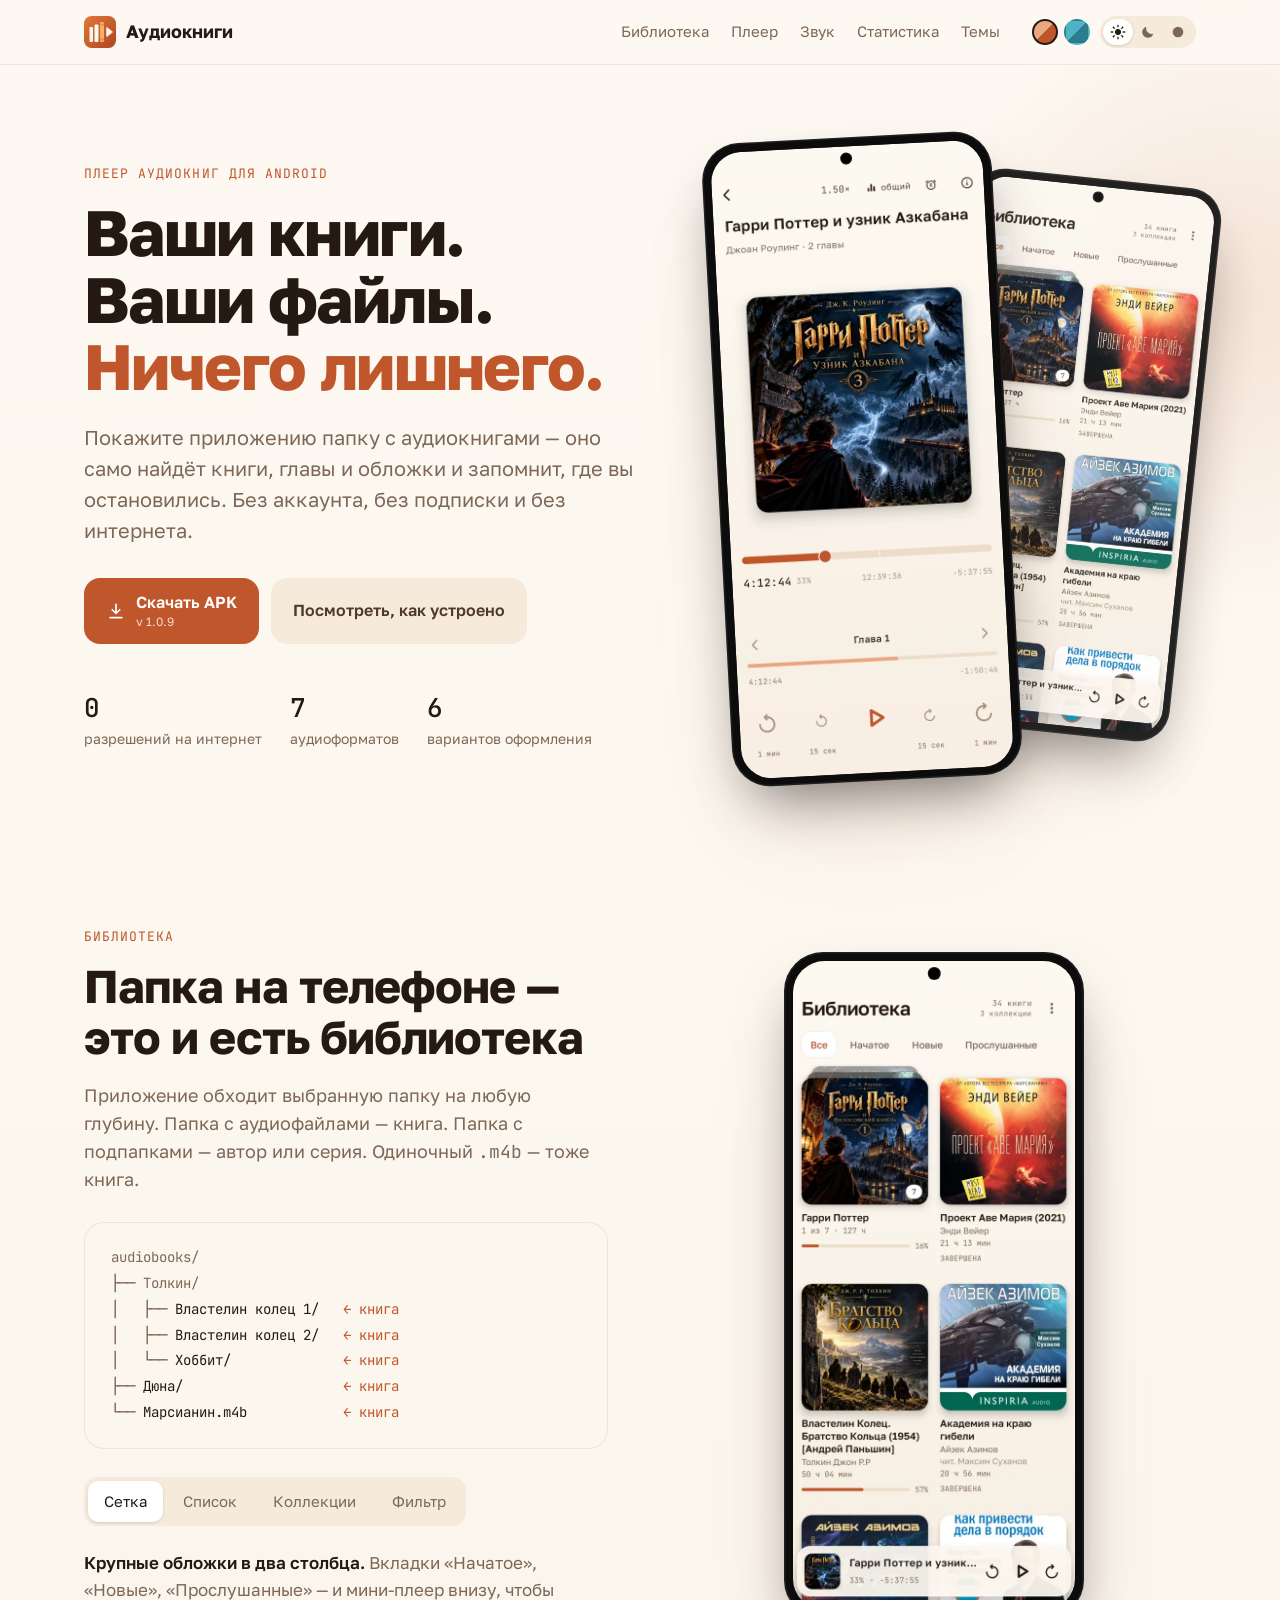
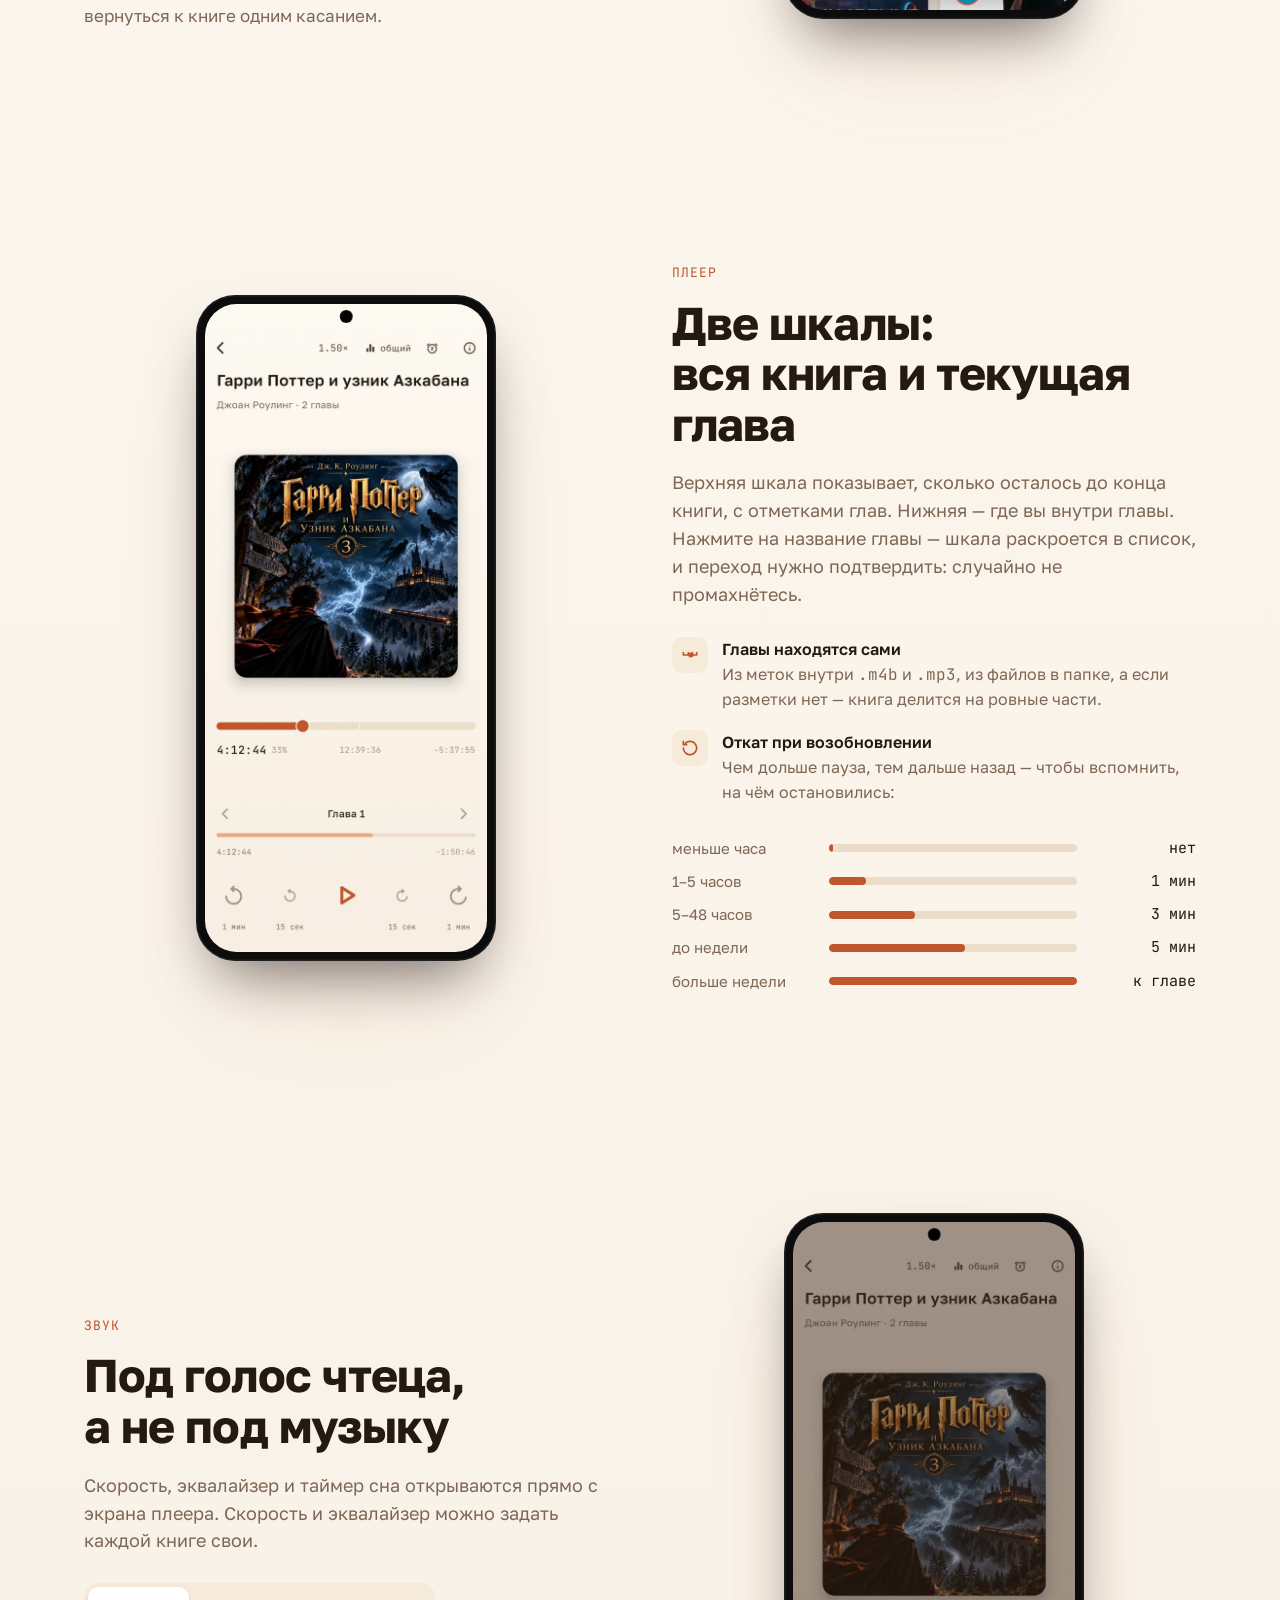
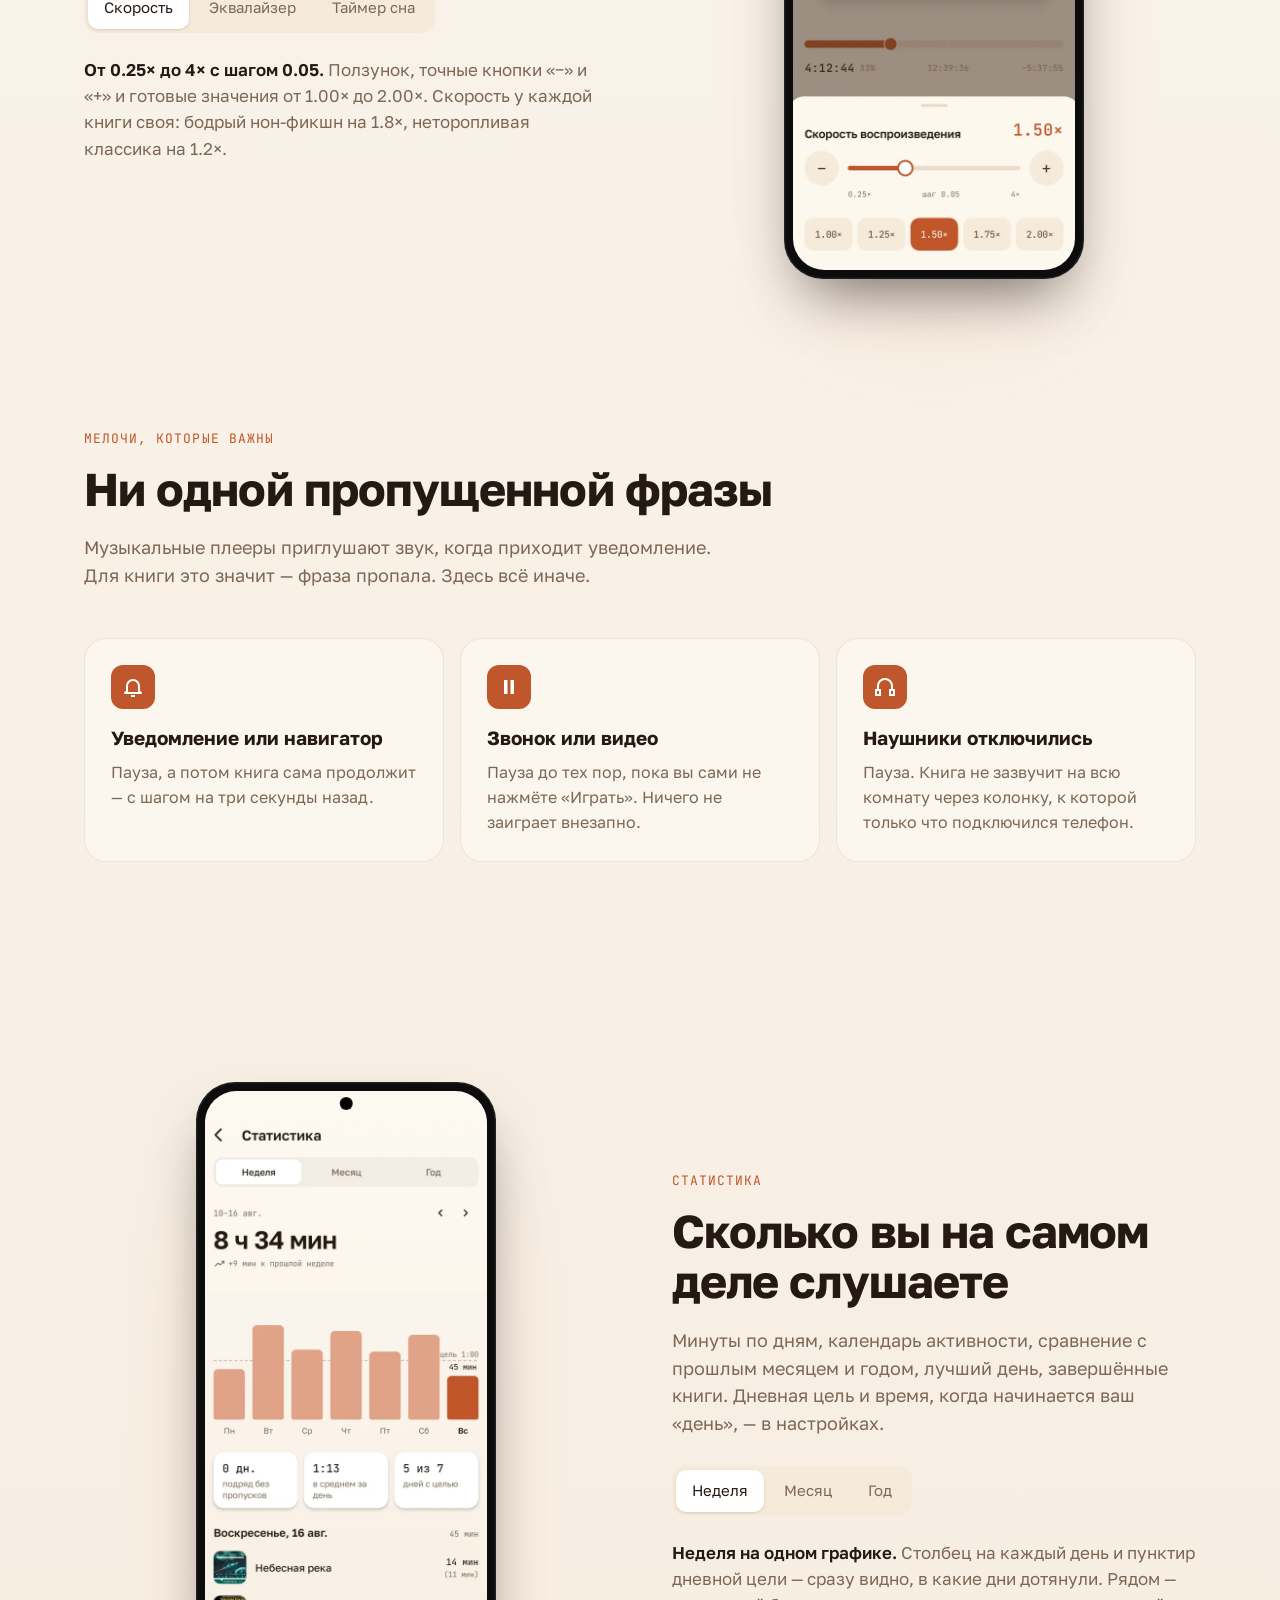
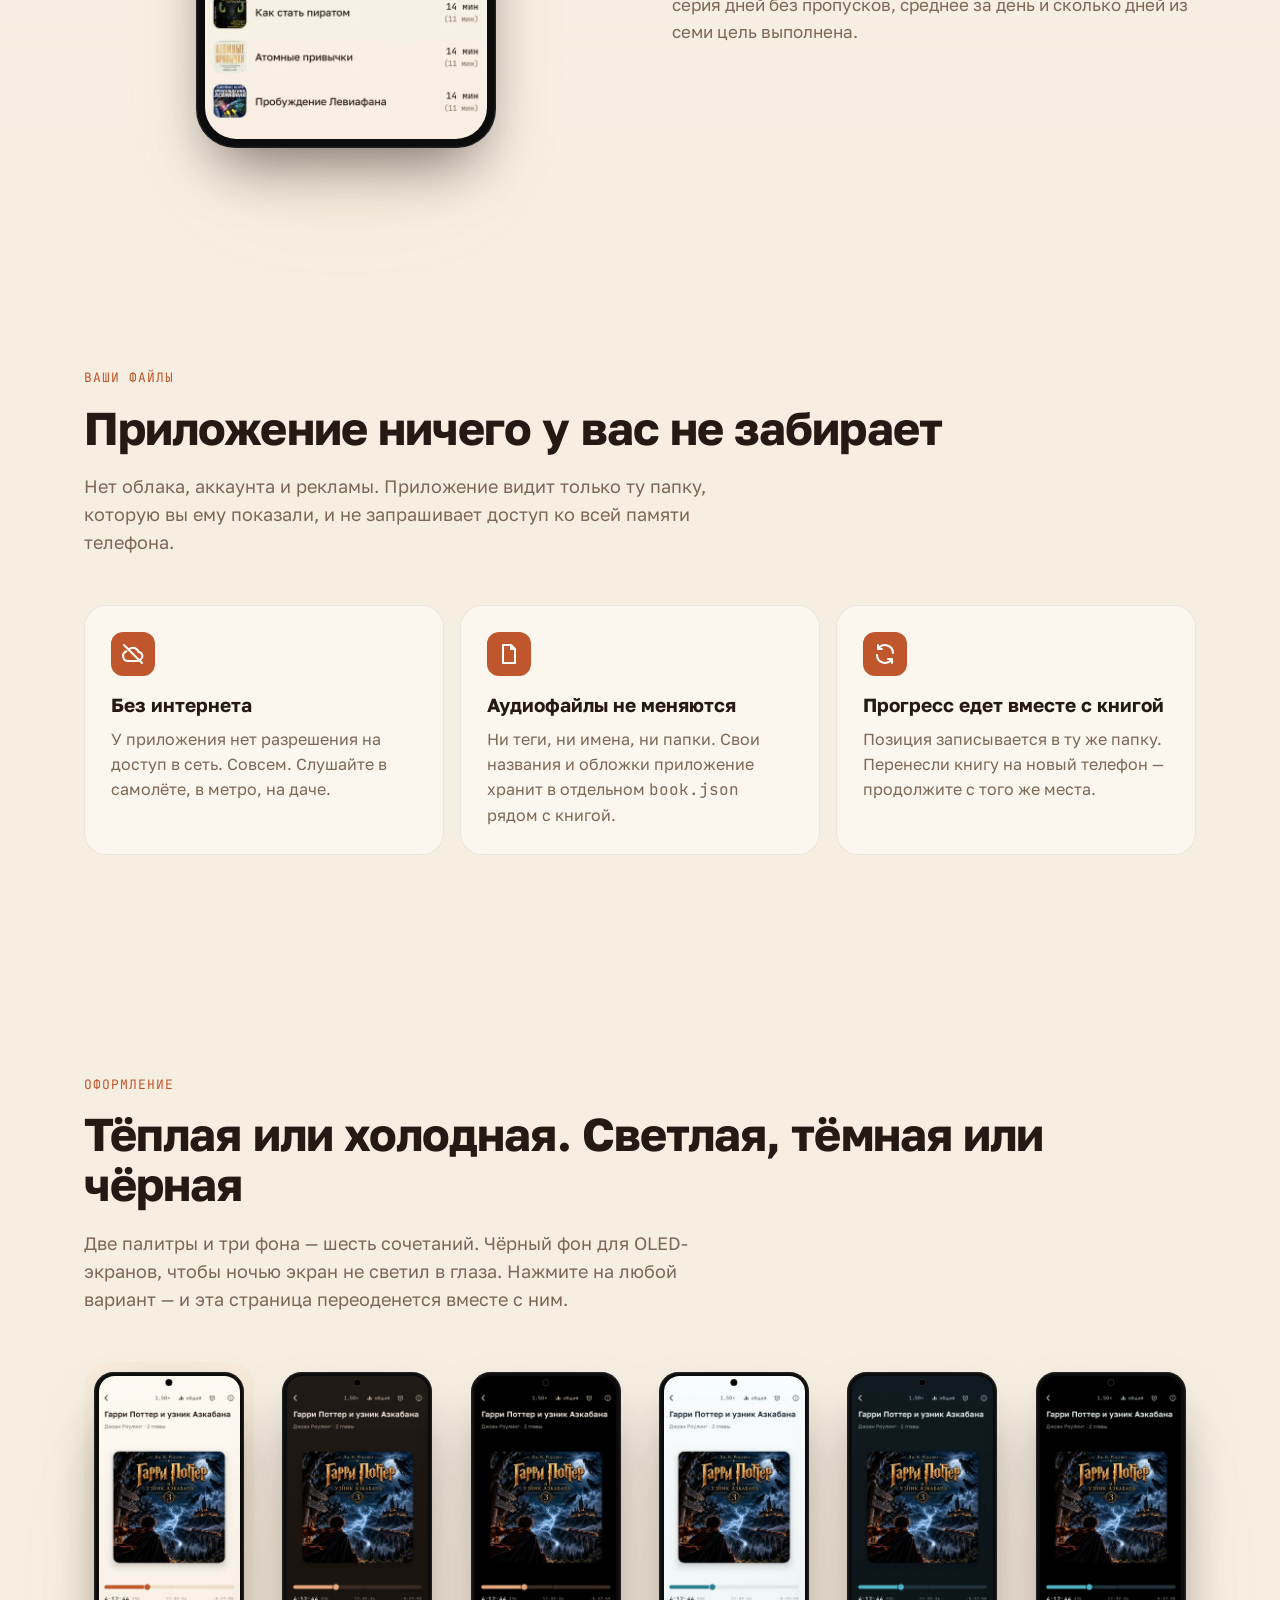
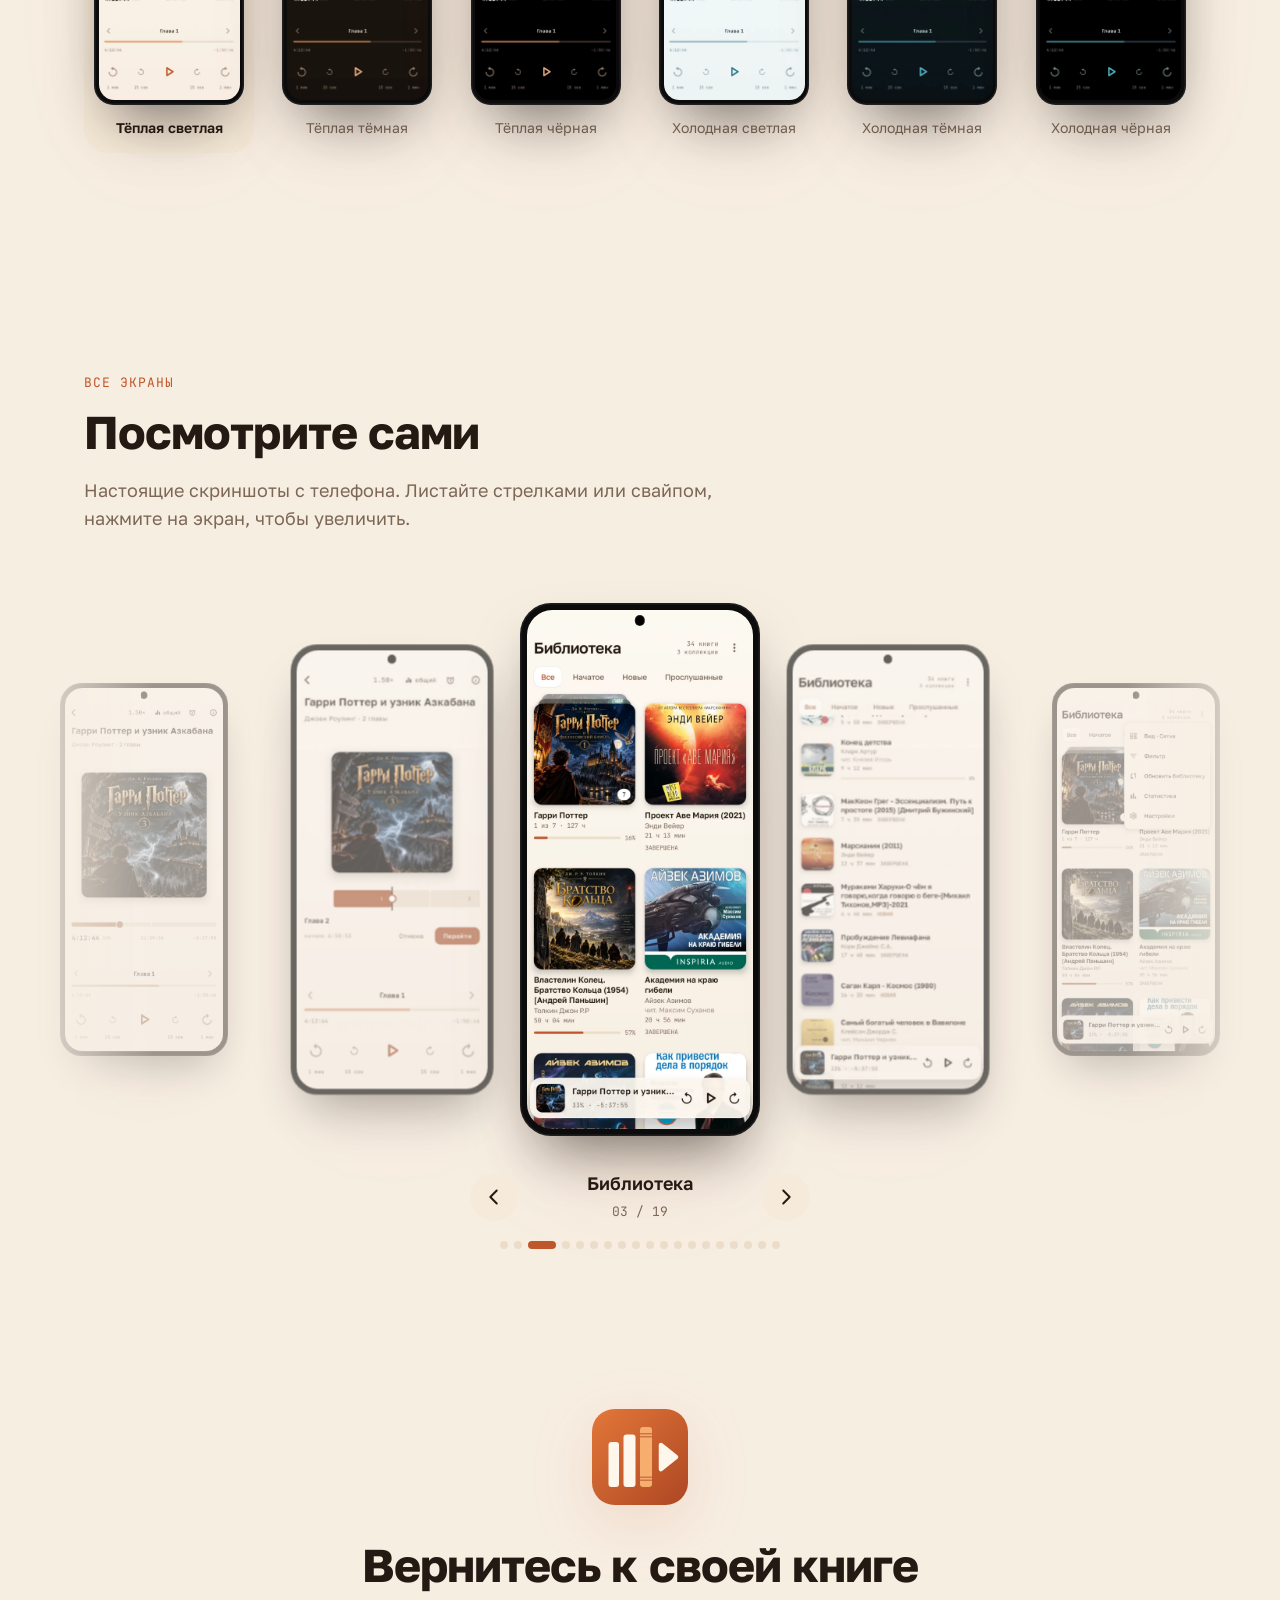
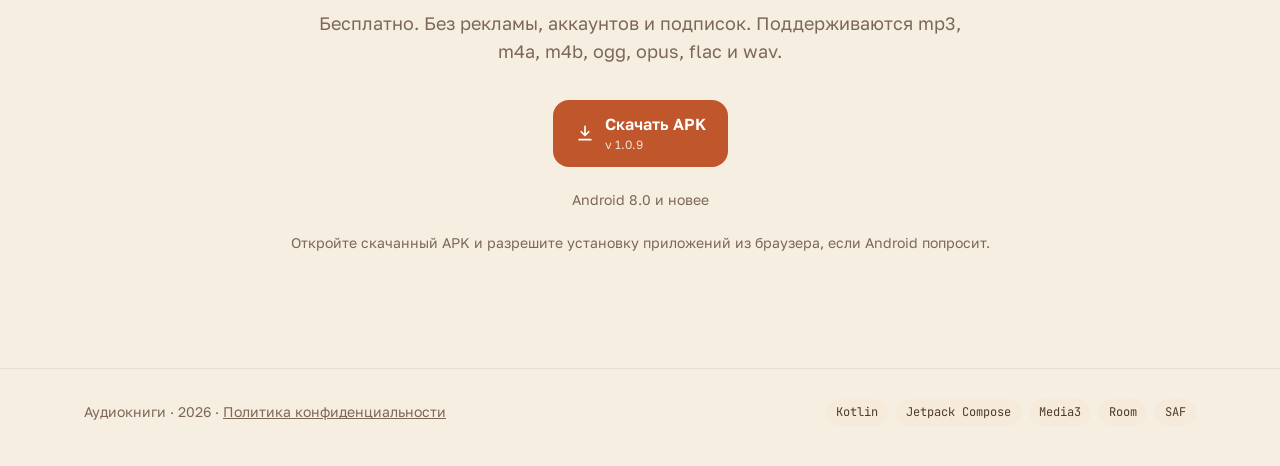
<file: index.html>
<!doctype html>
<html lang="ru" data-palette="warm" data-bg="dark">
<head>
<meta charset="utf-8">
<meta name="viewport" content="width=device-width, initial-scale=1">
<title>Аудиокниги — плеер для Android</title>
<meta name="description" content="Плеер для аудиокниг, которые уже лежат у вас в телефоне. Папка — это библиотека. Без аккаунтов, интернета и подписки.">
<link rel="icon" href="data:image/svg+xml,%3Csvg xmlns='http://www.w3.org/2000/svg' viewBox='0 0 64 64'%3E%3Crect width='64' height='64' rx='15' fill='%23C0562B'/%3E%3Crect x='11' y='22' width='7' height='30' rx='2' fill='%23FDF3E6'/%3E%3Crect x='21' y='17' width='8' height='35' rx='2' fill='%23FDF3E6'/%3E%3Crect x='32' y='12' width='8' height='40' rx='2' fill='%23F4A86A'/%3E%3Cpath d='M45 24 L56 32 L45 40 Z' fill='%23FDF3E6' stroke='%23FDF3E6' stroke-width='3' stroke-linejoin='round'/%3E%3C/svg%3E">
<style>
@font-face { font-family: "Golos Text"; src: url("fonts/GolosText-VariableFont_wght.ttf") format("truetype"); font-weight: 400 900; font-display: swap; }
@font-face { font-family: "JetBrains Mono"; src: url("fonts/JetBrainsMono-VariableFont_wght.ttf") format("truetype"); font-weight: 100 800; font-display: swap; }

/* Цвета — роли из Color.kt приложения (палитры всех тем). */
:root, [data-palette="warm"][data-bg="light"] {
  color-scheme: light;
  --accent: #C0562B; --accent-pressed: #A24521; --on-accent: #FFFFFF;
  --text-primary: #251A13; --text-secondary: #7D6857; --icon-muted: #A89180;
  --bg-top: #FDF9F2; --bg-bottom: #F7EEE2;
  --surface: #FFFFFF; --sheet: #FCF7EE; --quiet: #F6EBDA; --quiet-text: #4E3A2D;
  --groove: #ECDDCA; --divider: #482C1A17; --rail: #E8A97E;
  --glow: #C0562B22;
}
[data-palette="warm"][data-bg="dark"], [data-palette="warm"][data-bg="black"] {
  color-scheme: dark;
  --accent: #E8A97E; --accent-pressed: #D58C60; --on-accent: #251A13;
  --text-primary: #F5EADE; --text-secondary: #B8A18E; --icon-muted: #96806E;
  --bg-top: #211A15; --bg-bottom: #17110D;
  --surface: #433329; --sheet: #2B211A; --quiet: #31261E; --quiet-text: #D8C3AD;
  --groove: #3A2D23; --divider: #F5EADE17; --rail: #986440;
  --glow: #E8A97E1f;
}
[data-palette="cool"][data-bg="light"] {
  color-scheme: light;
  --accent: #2B7D8E; --accent-pressed: #24697A; --on-accent: #FFFFFF;
  --text-primary: #16232B; --text-secondary: #5F727C; --icon-muted: #93A7AE;
  --bg-top: #F8FBFC; --bg-bottom: #EDF4F5;
  --surface: #FFFFFF; --sheet: #F6FAFB; --quiet: #EAF1F2; --quiet-text: #3D5058;
  --groove: #DDE8EA; --divider: #16232B17; --rail: #9DBFC7;
  --glow: #2B7D8E22;
}
[data-palette="cool"][data-bg="dark"], [data-palette="cool"][data-bg="black"] {
  color-scheme: dark;
  --accent: #4FB3C6; --accent-pressed: #3D97A9; --on-accent: #07141A;
  --text-primary: #E8F1F3; --text-secondary: #8EA3AB; --icon-muted: #74898F;
  --bg-top: #101B21; --bg-bottom: #0A1317;
  --surface: #2A3B43; --sheet: #17242B; --quiet: #1C2A31; --quiet-text: #B6C7CD;
  --groove: #22323A; --divider: #E8F1F317; --rail: #35707C;
  --glow: #4FB3C61f;
}
/* Цвета логотипа — по иконке приложения, одинаковые в светлой и тёмной теме. */
[data-palette="warm"] { --logo-a: #E37739; --logo-b: #AD4723; --logo-spine: #F6AE6E; }
[data-palette="cool"] { --logo-a: #3A9AAD; --logo-b: #1F5E6B; --logo-spine: #8FD0DC; }
/* Чёрный фон, как в приложении: меняется только фон, панели остаются тёмными. */
/* Селектор из двух атрибутов — иначе правило палитры выше перебивает его по специфичности. */
[data-palette][data-bg="black"] { --bg-top: #000000; --bg-bottom: #000000; --sheet: #0E0B09; --quiet: #1A1512; }
[data-palette="cool"][data-bg="black"] { --sheet: #0A1013; --quiet: #141E23; }

* { box-sizing: border-box; }
html { scroll-behavior: smooth; }
body {
  margin: 0;
  font-family: "Golos Text", system-ui, sans-serif;
  color: var(--text-primary);
  background: var(--bg-bottom);
  background-image: linear-gradient(180deg, var(--bg-top), var(--bg-bottom) 60%);
  -webkit-font-smoothing: antialiased;
  line-height: 1.55;
  overflow-x: hidden;
  overflow-x: clip;
}
img { display: block; max-width: 100%; }
a { color: var(--accent); }
.mono { font-family: "JetBrains Mono", ui-monospace, monospace; }
.wrap { max-width: 1160px; margin: 0 auto; padding: 0 24px; }
@media (max-width: 600px) { .wrap { padding: 0 16px; } }

/* ---------- Шапка ---------- */
header.top {
  position: sticky; top: 0; z-index: 20;
  backdrop-filter: blur(14px) saturate(1.3);
  -webkit-backdrop-filter: blur(14px) saturate(1.3);
  background: color-mix(in srgb, var(--bg-top) 78%, transparent);
  border-bottom: 1px solid var(--divider);
}
.top .wrap { display: flex; align-items: center; gap: 24px; height: 64px; }
.brand { display: flex; align-items: center; gap: 10px; font-weight: 700; font-size: 18px; text-decoration: none; color: var(--text-primary); }
.brand svg { width: 32px; height: 32px; }
nav.links { display: flex; gap: 22px; margin-left: auto; }
nav.links a { color: var(--text-secondary); text-decoration: none; font-size: 15px; }
nav.links a:hover { color: var(--text-primary); }
@media (max-width: 860px) { nav.links { display: none; } }

.switcher { display: flex; gap: 6px; align-items: center; margin-left: 8px; }
@media (max-width: 860px) { .switcher { margin-left: auto; } }
.swatch {
  width: 26px; height: 26px; border-radius: 50%; border: 2px solid transparent; cursor: pointer; padding: 0;
  outline-offset: 2px;
}
.swatch[aria-pressed="true"] { border-color: var(--text-primary); }
.swatch.warm { background: linear-gradient(135deg, #E8A97E 50%, #C0562B 50%); }
.swatch.cool { background: linear-gradient(135deg, #4FB3C6 50%, #2B7D8E 50%); }
.seg {
  display: inline-flex; background: var(--quiet); border-radius: 999px; padding: 3px; margin-left: 4px;
}
.seg button {
  border: 0; background: transparent; color: var(--text-secondary); cursor: pointer;
  width: 30px; height: 26px; border-radius: 999px; display: grid; place-items: center;
}
.seg button[aria-pressed="true"] { background: var(--surface); color: var(--text-primary); box-shadow: 0 1px 3px #0002; }
.seg svg { width: 16px; height: 16px; }

/* ---------- Кнопки ---------- */
.btn {
  display: inline-flex; align-items: center; gap: 10px; font: inherit; font-weight: 600; font-size: 16px;
  padding: 14px 22px; border-radius: 16px; text-decoration: none; cursor: pointer; border: 0;
  transition: transform .15s, background-color .2s;
}
.btn:active { transform: scale(.97); }
.btn.primary { background: var(--accent); color: var(--on-accent); }
.btn.primary:hover { background: var(--accent-pressed); }
.btn.quiet { background: var(--quiet); color: var(--quiet-text); }
.btn svg { width: 20px; height: 20px; }
.btn .label { display: flex; flex-direction: column; gap: 2px; text-align: left; line-height: 1.3; }
.btn .version { font-size: 12px; font-weight: 400; opacity: .8; }

/* ---------- Телефон ---------- */
.phone {
  position: relative; margin: 0;
  width: var(--w, 290px); aspect-ratio: 1080 / 2400;
  border-radius: calc(var(--w, 290px) * .13);
  padding: calc(var(--w, 290px) * .03);
  background: #0c0c0c;
  box-shadow: 0 0 0 1.5px #ffffff14 inset, 0 30px 60px -20px #0008, 0 60px 120px -40px var(--glow);
}
.phone img {
  width: 100%; height: 100%; object-fit: cover;
  border-radius: calc(var(--w, 290px) * .105);
  background: var(--bg-bottom);
  transition: opacity .25s;
}
.phone img.fading { opacity: 0; }
.phone::before { /* фронтальная камера */
  content: ""; position: absolute; top: calc(var(--w, 290px) * .055); left: 50%; translate: -50% 0;
  width: calc(var(--w, 290px) * .035); aspect-ratio: 1; border-radius: 50%; background: #000; z-index: 2;
  box-shadow: 0 0 0 1px #222;
}
.phone { cursor: zoom-in; }

/* ---------- Первый экран ---------- */
/* overflow-x: clip — подсветка .blob не должна давать горизонтальную прокрутку */
.hero { padding: 72px 0 40px; position: relative; overflow-x: clip; }
.hero .wrap { display: grid; grid-template-columns: 1.05fr .95fr; gap: 40px; align-items: center; }
/* Без min-width: 0 колонка сетки растягивается по самому широкому содержимому (дерево папок) */
.hero .wrap > *, .split > * { min-width: 0; }
.hero h1 { font-size: clamp(38px, 5.4vw, 64px); line-height: 1.05; letter-spacing: -.025em; margin: 0 0 22px; font-weight: 750; }
.hero h1 em { font-style: normal; color: var(--accent); }
.hero .lead { font-size: clamp(17px, 1.7vw, 20px); color: var(--text-secondary); max-width: 34em; margin: 0 0 32px; }
.hero .cta { display: flex; gap: 12px; flex-wrap: wrap; }
.hero .facts { display: flex; gap: 28px; margin-top: 44px; flex-wrap: wrap; }
.hero .facts div { font-size: 14px; color: var(--text-secondary); }
.hero .facts b { display: block; font-family: "JetBrains Mono", monospace; font-weight: 500; font-size: 26px; color: var(--text-primary); }
.hero-phones { position: relative; height: 640px; }
.hero-phones .phone { position: absolute; }
.hero-phones .back { --w: 250px; right: 0; top: 40px; rotate: 6deg; opacity: .9; }
.hero-phones .front { --w: 290px; left: 6%; top: 0; rotate: -3deg; z-index: 1; }
.blob {
  position: absolute; inset: -10% -20% auto auto; width: 620px; height: 620px; border-radius: 50%;
  background: radial-gradient(closest-side, var(--glow), transparent); pointer-events: none; z-index: -1;
}
@media (max-width: 900px) {
  .hero { padding-top: 40px; }
  .hero .wrap { grid-template-columns: 1fr; }
  .hero-phones { height: 520px; max-width: 420px; width: 100%; margin: 0 auto; }
  .hero-phones .front { --w: 230px; left: 0; }
  .hero-phones .back { --w: 200px; }
}
@media (max-width: 600px) {
  .hero .cta { justify-content: center; }
  .hero .facts { display: grid; grid-template-columns: repeat(3, 1fr); gap: 14px; margin-top: 36px; text-align: center; }
  .hero .facts div { font-size: 13px; line-height: 1.35; }
  .hero .facts b { font-size: 24px; margin-bottom: 4px; }
}
@media (max-width: 400px) {
  .hero-phones { height: 460px; }
  .hero-phones .front { --w: 200px; }
  .hero-phones .back { --w: 170px; }
}

/* ---------- Секции ---------- */
section.block { padding: 110px 0; }
@media (max-width: 700px) { section.block { padding: 72px 0; } }
.eyebrow { font-family: "JetBrains Mono", monospace; font-size: 13px; letter-spacing: .08em; text-transform: uppercase; color: var(--accent); margin: 0 0 14px; }
h2 { font-size: clamp(30px, 3.8vw, 46px); line-height: 1.1; letter-spacing: -.02em; margin: 0 0 20px; font-weight: 720; }
.sub { color: var(--text-secondary); font-size: 18px; max-width: 36em; margin: 0; }

.split { display: grid; grid-template-columns: 1fr 1fr; gap: 64px; align-items: center; }
.split.flip > :first-child { order: 2; }
.stage { display: flex; justify-content: center; position: relative; }
.stage .phone { --w: 300px; }

/* На телефоне скриншот оказывается под текстом, и вкладки уходят с экрана.
   Колонка блоком, а не сеткой, а текстовая часть с вкладками — display: contents:
   так вкладки и телефон лежат в одном контейнере, и вкладки прилипают
   к шапке, пока телефон на экране. */
@media (max-width: 900px) {
  .split { display: block; }
  .split > .stage { margin-top: 40px; }
  .split > div:has(> .tabs) { display: contents; }
  .stage .phone { --w: min(300px, calc((100svh - 150px) * .45)); }
}

/* Вкладки рядом с телефоном */
.tabs { display: inline-flex; flex-wrap: wrap; gap: 4px; background: var(--quiet); padding: 4px; border-radius: 14px; margin: 28px 0 24px; }
.tabs button {
  font: inherit; font-size: 15px; border: 0; background: transparent; color: var(--text-secondary);
  padding: 9px 16px; border-radius: 10px; cursor: pointer;
}
.tabs button[aria-selected="true"] { background: var(--surface); color: var(--text-primary); box-shadow: 0 1px 3px #0002; }
@media (max-width: 900px) {
  .tabs { display: flex; flex-wrap: nowrap; position: sticky; top: 72px; z-index: 10; box-shadow: 0 8px 20px -10px #0005; }
  .tabs button { flex: 1 1 auto; white-space: nowrap; padding: 9px 8px; font-size: 14px; }
}
.tabpanel[hidden] { display: none; }
.tabpanel p { margin: 0 0 14px; color: var(--text-secondary); font-size: 17px; }
.tabpanel p b { color: var(--text-primary); font-weight: 600; }

.points { list-style: none; padding: 0; margin: 28px 0 0; display: grid; gap: 18px; }
.points li { display: grid; grid-template-columns: 36px 1fr; gap: 14px; align-items: start; }
.points .ic { width: 36px; height: 36px; border-radius: 10px; background: var(--quiet); color: var(--accent); display: grid; place-items: center; }
.points .ic svg { width: 20px; height: 20px; }
.points b { display: block; font-weight: 600; }
.points span { color: var(--text-secondary); font-size: 16px; }

/* Дерево папок */
.tree {
  font-family: "JetBrains Mono", monospace; font-size: 14px; line-height: 1.85;
  background: var(--sheet); border: 1px solid var(--divider); border-radius: 20px; padding: 22px 26px;
  white-space: pre; overflow-x: auto; color: var(--text-secondary); margin-top: 28px;
}
@media (max-width: 600px) { .tree { font-size: 13px; padding: 18px; } }
.tree .book { color: var(--text-primary); }
.tree .tag { color: var(--accent); }

/* Откат при возобновлении */
.rewind { margin-top: 32px; display: grid; gap: 10px; }
.rewind .row { display: grid; grid-template-columns: 9.5em 1fr 7em; gap: 14px; align-items: center; font-size: 15px; }
.rewind .row span:first-child { color: var(--text-secondary); }
.rewind .bar { height: 8px; border-radius: 99px; background: var(--groove); overflow: hidden; }
.rewind .bar i { display: block; height: 100%; width: 0; background: var(--accent); border-radius: 99px; transition: width 1s cubic-bezier(.2,.8,.2,1); }
.in .rewind .bar i { width: var(--v); }
.rewind .row span:last-child { font-family: "JetBrains Mono", monospace; text-align: right; }
@media (max-width: 500px) { .rewind .row { grid-template-columns: 7.5em 1fr 5.5em; font-size: 13px; } }

/* Карточки */
.cards { display: grid; grid-template-columns: repeat(3, 1fr); gap: 16px; margin-top: 48px; }
.card { background: var(--sheet); border: 1px solid var(--divider); border-radius: 22px; padding: 26px; }
.card h3 { margin: 14px 0 8px; font-size: 19px; }
.card p { margin: 0; color: var(--text-secondary); font-size: 16px; }
.card .ic { width: 44px; height: 44px; border-radius: 12px; background: var(--accent); color: var(--on-accent); display: grid; place-items: center; }
.card .ic svg { width: 24px; height: 24px; }
/* В одну колонку: значок слева от заголовка, текст под ними */
@media (max-width: 900px) {
  .cards { grid-template-columns: 1fr; }
  .card { display: grid; grid-template-columns: 44px 1fr; column-gap: 14px; align-items: center; padding: 22px; }
  .card h3 { margin: 0; line-height: 1.25; }
  .card p { grid-column: 1 / -1; margin-top: 12px; }
}

/* Галерея тем */
.themes { display: grid; grid-template-columns: repeat(6, 1fr); gap: 18px; margin-top: 48px; }
.themes button { all: unset; cursor: pointer; display: grid; justify-items: center; gap: 12px; border-radius: 24px; padding: 10px 0 14px; transition: background-color .2s; }
.themes button:focus-visible { outline: 2px solid var(--accent); }
.themes button:hover { background: var(--quiet); }
.themes button[aria-pressed="true"] { background: var(--quiet); }
.themes .phone { --w: 150px; cursor: pointer; transition: transform .25s; }
.themes button:hover .phone { transform: translateY(-6px); }
.themes small { font-size: 14px; color: var(--text-secondary); }
.themes button[aria-pressed="true"] small { color: var(--text-primary); font-weight: 600; }
@media (max-width: 1100px) { .themes { grid-template-columns: repeat(3, 1fr); } }
@media (max-width: 560px) { .themes { grid-template-columns: repeat(2, 1fr); gap: 8px; } .themes .phone { --w: 130px; } }

/* Карусель экранов */
.slider { position: relative; margin-top: 30px; --sw: 240px; }
@media (max-width: 600px) { .slider { --sw: 200px; } }
.reel {
  display: flex; gap: 8px; overflow-x: auto; overscroll-behavior-x: contain;
  scroll-snap-type: x mandatory; scrollbar-width: none;
  /* Лента с прокруткой обрезает всё, что выходит за её край, — в том числе
     тень телефона. Запас снизу под тень, отрицательный margin его компенсирует. */
  padding: 40px calc(50% - var(--sw) / 2) 130px;
  margin-bottom: -100px;
  cursor: grab; user-select: none; -webkit-user-select: none;
  mask-image: linear-gradient(90deg, transparent, #000 12%, #000 88%, transparent);
  -webkit-mask-image: linear-gradient(90deg, transparent, #000 12%, #000 88%, transparent);
}
.reel::-webkit-scrollbar { display: none; }
.reel.dragging { cursor: grabbing; scroll-snap-type: none; }
.reel .item {
  scroll-snap-align: center; flex: none; width: var(--sw); display: grid; justify-items: center;
  transform: scale(var(--s, .78)); opacity: var(--o, .45); filter: saturate(var(--sat, .6));
  transition: transform .12s linear, opacity .12s linear;
  will-change: transform;
}
.reel .phone { --w: var(--sw); cursor: pointer; }
.reel .item.active .phone { cursor: zoom-in; }
.reel img { pointer-events: none; -webkit-user-drag: none; }
.slider-bar { position: relative; z-index: 1; display: flex; align-items: center; justify-content: center; gap: 18px; margin-top: 4px; }
.dots { position: relative; z-index: 1; }
.slider-bar .arrow {
  width: 48px; height: 48px; border-radius: 50%; border: 0; cursor: pointer; flex: none;
  background: var(--quiet); color: var(--text-primary); display: grid; place-items: center;
  transition: background-color .2s, transform .15s, opacity .2s;
}
.slider-bar .arrow:hover { background: var(--accent); color: var(--on-accent); }
.slider-bar .arrow:active { transform: scale(.92); }
.slider-bar .arrow:disabled { opacity: .35; pointer-events: none; }
.slider-bar .arrow svg { width: 22px; height: 22px; }
.slider-caption { min-width: 13em; text-align: center; }
.slider-caption b { display: block; font-size: 18px; font-weight: 600; }
.slider-caption span { font-family: "JetBrains Mono", monospace; font-size: 13px; color: var(--text-secondary); }
.dots { display: flex; justify-content: center; gap: 6px; margin-top: 18px; flex-wrap: wrap; padding: 0 16px; }
.dots button {
  width: 8px; height: 8px; border-radius: 99px; border: 0; padding: 0; cursor: pointer;
  background: var(--groove); transition: width .3s, background-color .3s;
}
.dots button[aria-current="true"] { width: 28px; background: var(--accent); }
@media (prefers-reduced-motion: reduce) { .reel .item { transition: none; } }

/* Финал */
.final { text-align: center; padding: 120px 0 100px; }
.final .icon { width: 96px; height: 96px; margin: 0 auto 28px; filter: drop-shadow(0 18px 30px var(--glow)); }
.final .sub { margin: 0 auto 34px; }
.final .cta { display: flex; gap: 12px; justify-content: center; flex-wrap: wrap; }
.final .req { margin-top: 22px; font-size: 14px; color: var(--text-secondary); }

footer { border-top: 1px solid var(--divider); padding: 30px 0 40px; color: var(--text-secondary); font-size: 14px; }
footer .wrap { display: flex; gap: 20px; flex-wrap: wrap; justify-content: space-between; align-items: center; }
footer a { color: inherit; }
.stack { display: flex; gap: 8px; flex-wrap: wrap; }
.stack span { font-family: "JetBrains Mono", monospace; font-size: 12px; padding: 4px 10px; border-radius: 99px; background: var(--quiet); color: var(--quiet-text); }

/* Появление при прокрутке */
.reveal { opacity: 0; transform: translateY(28px); transition: opacity .8s, transform .8s cubic-bezier(.2,.8,.2,1); }
.reveal.in { opacity: 1; transform: none; }
@media (prefers-reduced-motion: reduce) {
  .reveal { opacity: 1; transform: none; transition: none; }
  html { scroll-behavior: auto; }
  .rewind .bar i { transition: none; }
}

/* Просмотр скриншота */
dialog.lightbox { border: 0; padding: 0; background: transparent; max-width: none; max-height: none; overflow: visible; color: #fff; }
dialog.lightbox::backdrop { background: #000d; backdrop-filter: blur(6px); }
html:has(dialog.lightbox[open]) { overflow: hidden; }
dialog.lightbox figure { margin: 0; display: grid; justify-items: center; gap: 14px; }
/* dvh, а не vh: на телефоне vh не учитывает панели браузера, и снимок обрезался */
dialog.lightbox img {
  width: auto; height: auto; max-width: 92vw; max-height: min(80dvh, 900px); border-radius: 28px;
  touch-action: none; user-select: none; -webkit-user-select: none; -webkit-user-drag: none;
}
dialog.lightbox figcaption { text-align: center; font-size: 15px; font-weight: 600; }
dialog.lightbox figcaption span { font-family: "JetBrains Mono", monospace; font-weight: 400; font-size: 13px; opacity: .65; margin-left: 10px; }
dialog.lightbox form { position: fixed; top: 16px; right: 16px; }
dialog.lightbox button { width: 44px; height: 44px; border-radius: 50%; border: 0; background: #fff2; color: #fff; font-size: 22px; cursor: pointer; display: grid; place-items: center; }
dialog.lightbox .nav { position: fixed; top: 50%; translate: 0 -50%; width: 52px; height: 52px; transition: opacity .2s; }
dialog.lightbox .nav:disabled { opacity: .25; cursor: default; }
dialog.lightbox .nav svg { width: 24px; height: 24px; }
dialog.lightbox .prev { left: 20px; }
dialog.lightbox .next { right: 20px; }
/* Одиночный снимок — без стрелок и счётчика; на телефоне листают свайпом */
dialog.lightbox:not(.multi) .nav, dialog.lightbox:not(.multi) figcaption span { display: none; }
@media (max-width: 700px) { dialog.lightbox .nav { display: none; } }
</style>
</head>
<body>

<svg width="0" height="0" style="position:absolute" aria-hidden="true">
  <defs>
    <!-- Логотип по иконке приложения: цвета зависят только от палитры, не от фона -->
    <symbol id="logo" viewBox="0 0 64 64">
      <defs>
        <linearGradient id="logo-bg" x1="0" y1="0" x2="1" y2="1">
          <stop offset="0" stop-color="var(--logo-a)"/>
          <stop offset="1" stop-color="var(--logo-b)"/>
        </linearGradient>
      </defs>
      <rect width="64" height="64" rx="15" fill="url(#logo-bg)"/>
      <rect x="11" y="22" width="7" height="30" rx="2" fill="#FFF7EC"/>
      <rect x="21" y="17" width="8" height="35" rx="2" fill="#FFF7EC"/>
      <rect x="32" y="12" width="8" height="40" rx="2" fill="var(--logo-spine)"/>
      <path d="M32 16.5h8M32 18.5h8M32 45.5h8M32 47.5h8" stroke="var(--logo-b)" stroke-width="1" opacity=".55"/>
      <path d="M46 24 L56 32 L46 40 Z" fill="#FFF7EC" stroke="#FFF7EC" stroke-width="3" stroke-linejoin="round"/>
    </symbol>
    <symbol id="i-sun" viewBox="0 0 24 24"><circle cx="12" cy="12" r="4.5" fill="currentColor"/><g stroke="currentColor" stroke-width="2" stroke-linecap="round"><path d="M12 2v2M12 20v2M2 12h2M20 12h2M4.9 4.9l1.4 1.4M17.7 17.7l1.4 1.4M4.9 19.1l1.4-1.4M17.7 6.3l1.4-1.4"/></g></symbol>
    <symbol id="i-moon" viewBox="0 0 24 24"><path fill="currentColor" d="M20 14.5A8.5 8.5 0 0 1 9.5 4a8.5 8.5 0 1 0 10.5 10.5z"/></symbol>
    <symbol id="i-black" viewBox="0 0 24 24"><circle cx="12" cy="12" r="8" fill="currentColor"/></symbol>
    <symbol id="i-download" viewBox="0 0 24 24"><path fill="none" stroke="currentColor" stroke-width="2" stroke-linecap="round" stroke-linejoin="round" d="M12 4v11m0 0l-4.5-4.5M12 15l4.5-4.5M5 20h14"/></symbol>
    <symbol id="i-folder" viewBox="0 0 24 24"><path fill="currentColor" d="M3 6.5A2.5 2.5 0 0 1 5.5 4h4l2 2.5h7A2.5 2.5 0 0 1 21 9v8.5a2.5 2.5 0 0 1-2.5 2.5h-13A2.5 2.5 0 0 1 3 17.5z"/></symbol>
    <symbol id="i-lock" viewBox="0 0 24 24"><path fill="currentColor" d="M7 10V7.5a5 5 0 0 1 10 0V10h.5A1.5 1.5 0 0 1 19 11.5v8a1.5 1.5 0 0 1-1.5 1.5h-11A1.5 1.5 0 0 1 5 19.5v-8A1.5 1.5 0 0 1 6.5 10zm2 0h6V7.5a3 3 0 0 0-6 0z"/></symbol>
    <symbol id="i-cloud-off" viewBox="0 0 24 24"><path fill="none" stroke="currentColor" stroke-width="2" stroke-linecap="round" d="M3 3l18 18M8 7.3A6 6 0 0 1 17.6 10 4 4 0 0 1 20 17M17 19H7a5 5 0 0 1-1.6-9.7"/></symbol>
    <symbol id="i-file" viewBox="0 0 24 24"><path fill="none" stroke="currentColor" stroke-width="2" stroke-linejoin="round" d="M6 3h8l4 4v14H6z M14 3v4h4"/></symbol>
    <symbol id="i-sync" viewBox="0 0 24 24"><path fill="none" stroke="currentColor" stroke-width="2" stroke-linecap="round" stroke-linejoin="round" d="M20 11a8 8 0 0 0-14.5-4.5M4 13a8 8 0 0 0 14.5 4.5M5 3v4h4M19 21v-4h-4"/></symbol>
    <symbol id="i-phone" viewBox="0 0 24 24"><path fill="none" stroke="currentColor" stroke-width="2" stroke-linecap="round" d="M5 11a7 7 0 0 1 14 0v4M5 11v4M3 15h4v5H3zM17 15h4v5h-4z"/></symbol>
    <symbol id="i-pause" viewBox="0 0 24 24"><path fill="currentColor" d="M7 5h3.5v14H7zM13.5 5H17v14h-3.5z"/></symbol>
    <symbol id="i-bell" viewBox="0 0 24 24"><path fill="none" stroke="currentColor" stroke-width="2" stroke-linejoin="round" d="M6 16V11a6 6 0 0 1 12 0v5l2 2H4zM10 21h4"/></symbol>
    <symbol id="i-chapter" viewBox="0 0 24 24"><path fill="none" stroke="currentColor" stroke-width="2" stroke-linecap="round" d="M4 12h16M4 12v-3M10 12v-3M15 12v-3M20 12v-3"/><circle cx="13" cy="12" r="3" fill="currentColor"/></symbol>
    <symbol id="i-back" viewBox="0 0 24 24"><path fill="none" stroke="currentColor" stroke-width="2" stroke-linecap="round" stroke-linejoin="round" d="M4 12a8 8 0 1 0 2.5-5.8M4 4v4h4"/></symbol>
  </defs>
</svg>

<header class="top">
  <div class="wrap">
    <a class="brand" href="#"><svg><use href="#logo"/></svg>Аудиокниги</a>
    <nav class="links" aria-label="Разделы">
      <a href="#library">Библиотека</a>
      <a href="#player">Плеер</a>
      <a href="#sound">Звук</a>
      <a href="#stats">Статистика</a>
      <a href="#themes">Темы</a>
    </nav>
    <div class="switcher" role="group" aria-label="Оформление страницы">
      <button class="swatch warm" data-set-palette="warm" aria-label="Тёплая палитра"></button>
      <button class="swatch cool" data-set-palette="cool" aria-label="Холодная палитра"></button>
      <div class="seg">
        <button data-set-bg="light" aria-label="Светлый фон"><svg><use href="#i-sun"/></svg></button>
        <button data-set-bg="dark" aria-label="Тёмный фон"><svg><use href="#i-moon"/></svg></button>
        <button data-set-bg="black" aria-label="Чёрный фон"><svg><use href="#i-black"/></svg></button>
      </div>
    </div>
  </div>
</header>

<main>
<!-- ============ Первый экран ============ -->
<section class="hero">
  <div class="blob"></div>
  <div class="wrap">
    <div>
      <p class="eyebrow">Плеер аудиокниг для Android</p>
      <h1>Ваши книги.<br>Ваши файлы.<br><em>Ничего лишнего.</em></h1>
      <p class="lead">Покажите приложению папку с аудиокнигами — оно само найдёт книги, главы и обложки и запомнит, где вы остановились. Без аккаунта, без подписки и без интернета.</p>
      <div class="cta">
        <a class="btn primary" href="https://github.com/oasan/audiobookplayer-site/releases/latest/download/audiobookplayer.apk"><svg aria-hidden="true"><use href="#i-download"/></svg><span class="label">Скачать APK<small class="version">v 1.0.9</small></span></a>
        <a class="btn quiet" href="#library">Посмотреть, как устроено</a>
      </div>
      <div class="facts">
        <div><b>0</b>разрешений на интернет</div>
        <div><b>7</b>аудиоформатов</div>
        <div><b>6</b>вариантов оформления</div>
      </div>
    </div>
    <div class="hero-phones">
      <figure class="phone back"><img data-shot="library-grid" alt="Библиотека сеткой: обложки, авторы, прогресс и мини-плеер" fetchpriority="high"></figure>
      <figure class="phone front"><img data-shot="player" alt="Плеер: большая обложка, шкала книги с отметками глав, шкала текущей главы, перемотка" fetchpriority="high"></figure>
    </div>
  </div>
</section>

<!-- ============ Библиотека ============ -->
<section class="block" id="library">
  <div class="wrap split">
    <div class="reveal">
      <p class="eyebrow">Библиотека</p>
      <h2>Папка на телефоне —<br>это и есть библиотека</h2>
      <p class="sub">Приложение обходит выбранную папку на любую глубину. Папка с аудиофайлами — книга. Папка с подпапками — автор или серия. Одиночный <span class="mono">.m4b</span> — тоже книга.</p>
      <div class="tree" aria-label="Пример структуры папок">audiobooks/
├── Толкин/
│   ├── <span class="book">Властелин колец 1/</span>   <span class="tag">← книга</span>
│   ├── <span class="book">Властелин колец 2/</span>   <span class="tag">← книга</span>
│   └── <span class="book">Хоббит/</span>              <span class="tag">← книга</span>
├── <span class="book">Дюна/</span>                    <span class="tag">← книга</span>
└── <span class="book">Марсианин.m4b</span>            <span class="tag">← книга</span></div>
      <div class="tabs" role="tablist" data-target="lib-phone">
        <button role="tab" aria-selected="true" data-shot="library-grid" aria-controls="lib-1">Сетка</button>
        <button role="tab" aria-selected="false" data-shot="library-list" aria-controls="lib-2">Список</button>
        <button role="tab" aria-selected="false" data-shot="collection" aria-controls="lib-3">Коллекции</button>
        <button role="tab" aria-selected="false" data-shot="library-filter" aria-controls="lib-4">Фильтр</button>
      </div>
      <div class="tabpanel" id="lib-1" role="tabpanel"><p><b>Крупные обложки в два столбца.</b> Вкладки «Начатое», «Новые», «Прослушанные» — и мини-плеер внизу, чтобы вернуться к книге одним касанием.</p></div>
      <div class="tabpanel" id="lib-2" role="tabpanel" hidden><p><b>Список для большой библиотеки.</b> Автор, чтец, длительность и прогресс в одной строке.</p></div>
      <div class="tabpanel" id="lib-3" role="tabpanel" hidden><p><b>Серии собираются в коллекции.</b> Семь томов «Гарри Поттера» — одна карточка: общий прогресс, 127 часов, кнопка «Продолжить» с того тома, где вы сейчас.</p></div>
      <div class="tabpanel" id="lib-4" role="tabpanel" hidden><p><b>Фильтр по автору, чтецу и своим меткам.</b> Рядом с каждым значением — сколько у него книг. Хотите только Суханова — пожалуйста.</p></div>
    </div>
    <div class="stage reveal"><figure class="phone"><img id="lib-phone" data-shot="library-grid" alt="Экран библиотеки" loading="lazy"></figure></div>
  </div>
</section>

<!-- ============ Плеер ============ -->
<section class="block" id="player">
  <div class="wrap split flip">
    <div class="reveal">
      <p class="eyebrow">Плеер</p>
      <h2>Две шкалы:<br>вся книга и текущая глава</h2>
      <p class="sub">Верхняя шкала показывает, сколько осталось до конца книги, с отметками глав. Нижняя — где вы внутри главы. Нажмите на название главы — шкала раскроется в список, и переход нужно подтвердить: случайно не промахнётесь.</p>
      <ul class="points">
        <li><span class="ic"><svg><use href="#i-chapter"/></svg></span><div><b>Главы находятся сами</b><span>Из меток внутри <span class="mono">.m4b</span> и <span class="mono">.mp3</span>, из файлов в папке, а если разметки нет — книга делится на ровные части.</span></div></li>
        <li><span class="ic"><svg><use href="#i-back"/></svg></span><div><b>Откат при возобновлении</b><span>Чем дольше пауза, тем дальше назад — чтобы вспомнить, на чём остановились:</span></div></li>
      </ul>
      <div class="rewind" aria-label="Величина отката в зависимости от паузы">
        <div class="row"><span>меньше часа</span><div class="bar"><i style="--v:2%"></i></div><span>нет</span></div>
        <div class="row"><span>1–5 часов</span><div class="bar"><i style="--v:15%"></i></div><span>1 мин</span></div>
        <div class="row"><span>5–48 часов</span><div class="bar"><i style="--v:35%"></i></div><span>3 мин</span></div>
        <div class="row"><span>до недели</span><div class="bar"><i style="--v:55%"></i></div><span>5 мин</span></div>
        <div class="row"><span>больше недели</span><div class="bar"><i style="--v:100%"></i></div><span>к главе</span></div>
      </div>
    </div>
    <div class="stage reveal">
      <figure class="phone"><img id="player-phone" data-shot="player" alt="Экран плеера" loading="lazy"></figure>
    </div>
  </div>
</section>

<!-- ============ Звук ============ -->
<section class="block" id="sound">
  <div class="wrap split">
    <div class="reveal">
      <p class="eyebrow">Звук</p>
      <h2>Под голос чтеца,<br>а не под музыку</h2>
      <p class="sub">Скорость, эквалайзер и таймер сна открываются прямо с экрана плеера. Скорость и эквалайзер можно задать каждой книге свои.</p>
      <div class="tabs" role="tablist" data-target="sound-phone">
        <button role="tab" aria-selected="true" data-shot="speed" aria-controls="snd-1">Скорость</button>
        <button role="tab" aria-selected="false" data-shot="equalizer" aria-controls="snd-2">Эквалайзер</button>
        <button role="tab" aria-selected="false" data-shot="sleep-timer" aria-controls="snd-3">Таймер сна</button>
      </div>
      <div class="tabpanel" id="snd-1" role="tabpanel"><p><b>От 0.25× до 4× с шагом 0.05.</b> Ползунок, точные кнопки «−» и «+» и готовые значения от 1.00× до 2.00×. Скорость у каждой книги своя: бодрый нон-фикшн на 1.8×, неторопливая классика на 1.2×.</p></div>
      <div class="tabpanel" id="snd-2" role="tabpanel" hidden><p><b>Пять полос, баланс и усиление до +90 %.</b> Пресеты сделаны для речи: «Голос» убирает гул и добавляет разборчивости, «Ночь» поднимает середину на тихой громкости, «Без шипения» срезает свистящие у чтеца.</p><p>Эквалайзер свой, в конвейере плеера — частоты полос одинаковые на любом телефоне.</p></div>
      <div class="tabpanel" id="snd-3" role="tabpanel" hidden><p><b>Засыпайте спокойно.</b> Перед остановкой звук плавно затихает. Не спите — встряхните телефон или нажмите любую кнопку, и таймер начнёт отсчёт заново.</p><p>Пока книга на паузе, таймер не тикает: книга, оставленная на ночь, не «доспит» без вас.</p></div>
    </div>
    <div class="stage reveal"><figure class="phone"><img id="sound-phone" data-shot="speed" alt="Настройка звука" loading="lazy"></figure></div>
  </div>
</section>

<!-- ============ Поведение ============ -->
<section class="block" id="behaviour" style="padding-top:40px">
  <div class="wrap">
    <div class="reveal">
      <p class="eyebrow">Мелочи, которые важны</p>
      <h2>Ни одной пропущенной фразы</h2>
      <p class="sub">Музыкальные плееры приглушают звук, когда приходит уведомление. Для книги это значит — фраза пропала. Здесь всё иначе.</p>
    </div>
    <div class="cards">
      <div class="card reveal"><div class="ic"><svg><use href="#i-bell"/></svg></div><h3>Уведомление или навигатор</h3><p>Пауза, а потом книга сама продолжит — с шагом на три секунды назад.</p></div>
      <div class="card reveal"><div class="ic"><svg><use href="#i-pause"/></svg></div><h3>Звонок или видео</h3><p>Пауза до тех пор, пока вы сами не нажмёте «Играть». Ничего не заиграет внезапно.</p></div>
      <div class="card reveal"><div class="ic"><svg><use href="#i-phone"/></svg></div><h3>Наушники отключились</h3><p>Пауза. Книга не зазвучит на всю комнату через колонку, к которой только что подключился телефон.</p></div>
    </div>
  </div>
</section>

<!-- ============ Статистика ============ -->
<section class="block" id="stats">
  <div class="wrap split flip">
    <div class="reveal">
      <p class="eyebrow">Статистика</p>
      <h2>Сколько вы на самом деле слушаете</h2>
      <p class="sub">Минуты по дням, календарь активности, сравнение с прошлым месяцем и годом, лучший день, завершённые книги. Дневная цель и время, когда начинается ваш «день», — в настройках.</p>
      <div class="tabs" role="tablist" data-target="stats-phone">
        <button role="tab" aria-selected="true" data-shot="stats-week-filled" aria-controls="st-0">Неделя</button>
        <button role="tab" aria-selected="false" data-shot="stats-month" aria-controls="st-1">Месяц</button>
        <button role="tab" aria-selected="false" data-shot="stats-year" aria-controls="st-2">Год</button>
      </div>
      <div class="tabpanel" id="st-0" role="tabpanel"><p><b>Неделя на одном графике.</b> Столбец на каждый день и пунктир дневной цели — сразу видно, в какие дни дотянули. Рядом — серия дней без пропусков, среднее за день и сколько дней из семи цель выполнена.</p></div>
      <div class="tabpanel" id="st-1" role="tabpanel" hidden><p><b>Календарь, который хочется заполнить.</b> Чем ярче клетка, тем больше слушали. Нажмите на день — внизу появятся книги, которые звучали в этот день.</p></div>
      <div class="tabpanel" id="st-2" role="tabpanel" hidden><p><b>Год целиком.</b> Часы по месяцам, лучший месяц, среднее и все книги, дослушанные до конца.</p></div>
    </div>
    <div class="stage reveal"><figure class="phone"><img id="stats-phone" data-shot="stats-week-filled" alt="Статистика прослушивания" loading="lazy"></figure></div>
  </div>
</section>

<!-- ============ Файлы ============ -->
<section class="block" id="files">
  <div class="wrap">
    <div class="reveal">
      <p class="eyebrow">Ваши файлы</p>
      <h2>Приложение ничего у вас не забирает</h2>
      <p class="sub">Нет облака, аккаунта и рекламы. Приложение видит только ту папку, которую вы ему показали, и не запрашивает доступ ко всей памяти телефона.</p>
    </div>
    <div class="cards">
      <div class="card reveal"><div class="ic"><svg><use href="#i-cloud-off"/></svg></div><h3>Без интернета</h3><p>У приложения нет разрешения на доступ в сеть. Совсем. Слушайте в самолёте, в метро, на даче.</p></div>
      <div class="card reveal"><div class="ic"><svg><use href="#i-file"/></svg></div><h3>Аудиофайлы не меняются</h3><p>Ни теги, ни имена, ни папки. Свои названия и обложки приложение хранит в отдельном <span class="mono">book.json</span> рядом с книгой.</p></div>
      <div class="card reveal"><div class="ic"><svg><use href="#i-sync"/></svg></div><h3>Прогресс едет вместе с книгой</h3><p>Позиция записывается в ту же папку. Перенесли книгу на новый телефон — продолжите с того же места.</p></div>
    </div>
  </div>
</section>

<!-- ============ Темы ============ -->
<section class="block" id="themes">
  <div class="wrap">
    <div class="reveal">
      <p class="eyebrow">Оформление</p>
      <h2>Тёплая или холодная. Светлая, тёмная или чёрная</h2>
      <p class="sub">Две палитры и три фона — шесть сочетаний. Чёрный фон для OLED-экранов, чтобы ночью экран не светил в глаза. Нажмите на любой вариант — и эта страница переоденется вместе с ним.</p>
    </div>
    <div class="themes reveal" id="theme-grid"></div>
  </div>
</section>

<!-- ============ Все экраны ============ -->
<section class="block" id="screens" style="padding-bottom:40px">
  <div class="wrap reveal">
    <p class="eyebrow">Все экраны</p>
    <h2>Посмотрите сами</h2>
    <p class="sub">Настоящие скриншоты с телефона. Листайте стрелками или свайпом, нажмите на экран, чтобы увеличить.</p>
  </div>
  <div class="slider reveal" role="region" aria-roledescription="карусель" aria-label="Экраны приложения">
    <div class="reel" id="reel" tabindex="0"></div>
    <div class="slider-bar">
      <button class="arrow" id="reel-prev" aria-label="Предыдущий экран"><svg viewBox="0 0 24 24"><path fill="none" stroke="currentColor" stroke-width="2.2" stroke-linecap="round" stroke-linejoin="round" d="M15 5l-7 7 7 7"/></svg></button>
      <div class="slider-caption" aria-live="polite"><b id="reel-title"></b><span id="reel-count"></span></div>
      <button class="arrow" id="reel-next" aria-label="Следующий экран"><svg viewBox="0 0 24 24"><path fill="none" stroke="currentColor" stroke-width="2.2" stroke-linecap="round" stroke-linejoin="round" d="M9 5l7 7-7 7"/></svg></button>
    </div>
    <div class="dots" id="reel-dots"></div>
  </div>
</section>

<!-- ============ Скачать ============ -->
<section class="final" id="download">
  <div class="wrap reveal">
    <svg class="icon"><use href="#logo"/></svg>
    <h2>Вернитесь к своей книге</h2>
    <p class="sub">Бесплатно. Без рекламы, аккаунтов и подписок. Поддерживаются mp3, m4a, m4b, ogg, opus, flac и wav.</p>
    <div class="cta">
      <a class="btn primary" href="https://github.com/oasan/audiobookplayer-site/releases/latest/download/audiobookplayer.apk"><svg aria-hidden="true"><use href="#i-download"/></svg><span class="label">Скачать APK<small class="version">v 1.0.9</small></span></a>
    </div>
    <p class="req">Android 8.0 и новее</p>
    <p class="req">Откройте скачанный APK и разрешите установку приложений из браузера, если Android попросит.</p>
  </div>
</section>
</main>

<footer>
  <div class="wrap">
    <span>Аудиокниги · 2026 · <a href="privacy.html">Политика конфиденциальности</a></span>
    <div class="stack"><span>Kotlin</span><span>Jetpack Compose</span><span>Media3</span><span>Room</span><span>SAF</span></div>
  </div>
</footer>

<dialog class="lightbox" id="lightbox" aria-label="Просмотр экрана">
  <form method="dialog"><button aria-label="Закрыть">✕</button></form>
  <button class="nav prev" aria-label="Предыдущий экран"><svg viewBox="0 0 24 24"><path fill="none" stroke="currentColor" stroke-width="2.2" stroke-linecap="round" stroke-linejoin="round" d="M15 5l-7 7 7 7"/></svg></button>
  <button class="nav next" aria-label="Следующий экран"><svg viewBox="0 0 24 24"><path fill="none" stroke="currentColor" stroke-width="2.2" stroke-linecap="round" stroke-linejoin="round" d="M9 5l7 7-7 7"/></svg></button>
  <figure><img alt="" draggable="false"><figcaption><b></b><span></span></figcaption></figure>
</dialog>

<script>
(() => {
  const root = document.documentElement;
  const THEMES = [
    ["warm", "light", "Тёплая светлая"], ["warm", "dark", "Тёплая тёмная"], ["warm", "black", "Тёплая чёрная"],
    ["cool", "light", "Холодная светлая"], ["cool", "dark", "Холодная тёмная"], ["cool", "black", "Холодная чёрная"],
  ];
  const REEL = [
    ["player", "Плеер"], ["chapters", "Выбор главы"], ["library-grid", "Библиотека"], ["library-list", "Список"],
    ["library-menu", "Меню"], ["library-filter", "Фильтр"], ["collection", "Коллекция"], ["collection-picker", "В коллекцию"],
    ["speed", "Скорость"], ["equalizer", "Эквалайзер"], ["sleep-timer", "Таймер сна"], ["book-info", "О книге"],
    ["book-edit", "Название и автор"], ["stats-week-filled", "Статистика: неделя"], ["stats-month", "Статистика: месяц"], ["stats-year", "Статистика: год"],
    ["settings-library", "Настройки"], ["settings-playback", "Воспроизведение"], ["settings-appearance", "Оформление"],
  ];
  const src = (shot, p = root.dataset.palette, b = root.dataset.bg) => `img/${p}-${b}/${shot}.webp`;

  // Предпочтение: сохранённое → системное
  let saved = {};
  try { saved = JSON.parse(localStorage.getItem("abp-theme") || "{}"); } catch (e) {}
  root.dataset.palette = saved.palette || "warm";
  root.dataset.bg = saved.bg || (matchMedia("(prefers-color-scheme: dark)").matches ? "dark" : "light");

  // Сетка тем: каждая карточка показывает свою тему, а не текущую
  const grid = document.getElementById("theme-grid");
  for (const [p, b, label] of THEMES) {
    const btn = document.createElement("button");
    btn.dataset.p = p; btn.dataset.b = b;
    btn.innerHTML = `<figure class="phone"><img src="${src("player", p, b)}" alt="Плеер: ${label.toLowerCase()} тема" loading="lazy"></figure><small>${label}</small>`;
    btn.addEventListener("click", () => apply(p, b));
    grid.append(btn);
  }

  // Карусель всех экранов
  const reel = document.getElementById("reel");
  const dots = document.getElementById("reel-dots");
  const items = REEL.map(([shot, label], i) => {
    const d = document.createElement("div");
    d.className = "item";
    d.setAttribute("aria-label", `${i + 1} из ${REEL.length}: ${label}`);
    d.innerHTML = `<figure class="phone"><img data-shot="${shot}" alt="${label}" loading="lazy" draggable="false"></figure>`;
    reel.append(d);
    const dot = document.createElement("button");
    dot.setAttribute("aria-label", label);
    dot.addEventListener("click", () => go(i));
    dots.append(dot);
    return d;
  });
  let current = -1;
  const centerOf = el => el.offsetLeft + el.offsetWidth / 2;
  const go = i => {
    i = Math.max(0, Math.min(items.length - 1, i));
    reel.scrollTo({ left: centerOf(items[i]) - reel.clientWidth / 2, behavior: "smooth" });
  };
  // Масштаб и прозрачность каждого экрана зависят от расстояния до центра
  const layout = () => {
    const mid = reel.scrollLeft + reel.clientWidth / 2;
    const step = items[0].offsetWidth;
    let best = 0, bestD = Infinity;
    items.forEach((el, i) => {
      const d = Math.abs(centerOf(el) - mid) / step;
      if (d < bestD) { bestD = d; best = i; }
      const t = Math.min(d, 2) / 2;
      el.style.setProperty("--s", (1 - t * .3).toFixed(3));
      el.style.setProperty("--o", (1 - Math.min(d, 1.6) * .38).toFixed(3));
      el.style.setProperty("--sat", (1 - t * .5).toFixed(3));
    });
    if (best !== current) {
      current = best;
      items.forEach((el, i) => el.classList.toggle("active", i === best));
      [...dots.children].forEach((b, i) => b.setAttribute("aria-current", i === best));
      document.getElementById("reel-title").textContent = REEL[best][1];
      document.getElementById("reel-count").textContent = `${String(best + 1).padStart(2, "0")} / ${String(REEL.length).padStart(2, "0")}`;
      document.getElementById("reel-prev").disabled = best === 0;
      document.getElementById("reel-next").disabled = best === items.length - 1;
    }
  };
  let raf = 0;
  reel.addEventListener("scroll", () => { cancelAnimationFrame(raf); raf = requestAnimationFrame(layout); }, { passive: true });
  addEventListener("resize", layout);
  document.getElementById("reel-prev").addEventListener("click", () => go(current - 1));
  document.getElementById("reel-next").addEventListener("click", () => go(current + 1));
  reel.addEventListener("keydown", e => {
    if (e.key === "ArrowRight") { e.preventDefault(); go(current + 1); }
    if (e.key === "ArrowLeft") { e.preventDefault(); go(current - 1); }
  });

  // Перетаскивание мышью; на телефоне работает обычный свайп
  let drag = null;
  reel.addEventListener("pointerdown", e => {
    if (e.pointerType !== "mouse" || e.button !== 0) return;
    drag = { x: e.clientX, left: reel.scrollLeft, moved: false };
  });
  addEventListener("pointermove", e => {
    if (!drag) return;
    const dx = e.clientX - drag.x;
    if (!drag.moved && Math.abs(dx) > 5) { drag.moved = true; reel.classList.add("dragging"); }
    if (drag.moved) reel.scrollLeft = drag.left - dx;
  });
  addEventListener("pointerup", e => {
    if (!drag) return;
    const moved = drag.moved, dx = e.clientX - drag.x;
    drag = null;
    if (!moved) return;
    reel.classList.remove("dragging");
    // Короткий рывок листает на один экран, длинный — к ближайшему
    go(Math.abs(dx) > 40 && Math.abs(dx) < items[0].offsetWidth / 2 ? current + (dx < 0 ? 1 : -1) : current);
    suppressClickUntil = performance.now() + 100;
  });
  let suppressClickUntil = 0;
  reel.addEventListener("click", e => { if (performance.now() < suppressClickUntil) e.stopPropagation(); }, true);

  // Нажатие на соседний экран листает к нему, на центральный — увеличивает
  reel.addEventListener("click", e => {
    const item = e.target.closest(".item");
    if (!item) return;
    const i = items.indexOf(item);
    if (i !== current) { e.stopPropagation(); go(i); }
  });
  // Начинаем с третьего экрана, чтобы соседи были видны с обеих сторон
  requestAnimationFrame(() => {
    reel.scrollLeft = centerOf(items[2]) - reel.clientWidth / 2;
    layout();
  });

  function paint() {
    document.querySelectorAll("img[data-shot]").forEach(img => {
      const next = src(img.dataset.shot);
      if (img.getAttribute("src") !== next) img.setAttribute("src", next);
    });
    document.querySelectorAll("[data-set-palette]").forEach(b => b.setAttribute("aria-pressed", b.dataset.setPalette === root.dataset.palette));
    document.querySelectorAll("[data-set-bg]").forEach(b => b.setAttribute("aria-pressed", b.dataset.setBg === root.dataset.bg));
    grid.querySelectorAll("button").forEach(b => b.setAttribute("aria-pressed", b.dataset.p === root.dataset.palette && b.dataset.b === root.dataset.bg));
  }
  function apply(p, b) {
    root.dataset.palette = p; root.dataset.bg = b;
    try { localStorage.setItem("abp-theme", JSON.stringify({ palette: p, bg: b })); } catch (e) {}
    paint();
  }
  document.querySelectorAll("[data-set-palette]").forEach(b => b.addEventListener("click", () => apply(b.dataset.setPalette, root.dataset.bg)));
  document.querySelectorAll("[data-set-bg]").forEach(b => b.addEventListener("click", () => apply(root.dataset.palette, b.dataset.setBg)));
  paint();

  // Вкладки: меняют текст и скриншот в телефоне рядом
  document.querySelectorAll(".tabs").forEach(list => {
    const img = document.getElementById(list.dataset.target);
    const tabs = [...list.querySelectorAll("[role=tab]")];
    const select = tab => {
      tabs.forEach(t => {
        const on = t === tab;
        t.setAttribute("aria-selected", on);
        t.tabIndex = on ? 0 : -1;
        document.getElementById(t.getAttribute("aria-controls")).hidden = !on;
      });
      img.classList.add("fading");
      setTimeout(() => { img.dataset.shot = tab.dataset.shot; img.src = src(tab.dataset.shot); img.classList.remove("fading"); }, 180);
    };
    tabs.forEach((t, i) => {
      t.addEventListener("click", () => select(t));
      t.addEventListener("keydown", e => {
        const d = e.key === "ArrowRight" ? 1 : e.key === "ArrowLeft" ? -1 : 0;
        if (d) { const n = tabs[(i + d + tabs.length) % tabs.length]; n.focus(); select(n); }
      });
    });
  });

  // Увеличение скриншота. Снимки одной группы — вкладки раздела, вся карусель,
  // пара телефонов на первом экране — листаются стрелками, клавишами и свайпом.
  const LABELS = Object.fromEntries(REEL);
  const box = document.getElementById("lightbox");
  const boxImg = box.querySelector("img");
  const prevBtn = box.querySelector(".prev"), nextBtn = box.querySelector(".next");
  const motion = !matchMedia("(prefers-reduced-motion: reduce)").matches;
  let lb = null, busy = false;

  // shots — имена снимков группы, i — открытый, onMove — синхронизация с самой страницей
  const groupOf = fig => {
    const img = fig.querySelector("img");
    if (fig.closest("#reel")) return { shots: REEL.map(r => r[0]), i: current, onMove: go };
    const list = document.querySelector(`.tabs[data-target="${img.id}"]`);
    if (img.id && list) {
      const tabs = [...list.querySelectorAll("[role=tab]")];
      return {
        shots: tabs.map(t => t.dataset.shot),
        i: tabs.findIndex(t => t.getAttribute("aria-selected") === "true"),
        onMove: i => tabs[i].click(),
      };
    }
    const hero = fig.closest(".hero-phones");
    if (hero) {
      const shots = [".front", ".back"].map(s => hero.querySelector(`${s} img`).dataset.shot);
      return { shots, i: shots.indexOf(img.dataset.shot) };
    }
    return { shots: [img.dataset.shot], i: 0 };
  };
  const show = () => {
    const shot = lb.shots[lb.i];
    boxImg.src = src(shot);
    boxImg.alt = LABELS[shot] || "";
    box.querySelector("figcaption b").textContent = LABELS[shot] || "";
    box.querySelector("figcaption span").textContent = `${lb.i + 1} / ${lb.shots.length}`;
    prevBtn.disabled = lb.i === 0;
    nextBtn.disabled = lb.i === lb.shots.length - 1;
  };
  // Возврат на место после свайпа, которого не хватило для перелистывания
  const settle = () => {
    const from = boxImg.style.translate;
    boxImg.style.translate = "";
    if (from && motion) boxImg.animate([{ translate: from }, { translate: "0 0" }], { duration: 180, easing: "ease-out" });
  };
  const step = async d => {
    const n = lb.i + d;
    if (busy || n < 0 || n >= lb.shots.length) return settle();
    busy = true;
    lb.i = n;
    lb.onMove?.(n);
    const out = boxImg.animate({ translate: `${-d * 80}px 0`, opacity: 0 }, { duration: motion ? 140 : 0, easing: "ease-in", fill: "forwards" });
    await out.finished;
    show();
    out.cancel();
    boxImg.style.translate = "";
    if (motion) boxImg.animate([{ translate: `${d * 80}px 0`, opacity: 0 }, { translate: "0 0", opacity: 1 }], { duration: 200, easing: "ease-out" });
    busy = false;
  };

  document.addEventListener("click", e => {
    const fig = e.target.closest(".phone");
    if (!fig || fig.closest("#theme-grid") || fig.closest("#lightbox")) return;
    lb = groupOf(fig);
    box.classList.toggle("multi", lb.shots.length > 1);
    show();
    box.showModal();
  });
  box.addEventListener("click", e => { if (e.target === box) box.close(); });
  prevBtn.addEventListener("click", () => step(-1));
  nextBtn.addEventListener("click", () => step(1));
  box.addEventListener("keydown", e => {
    if (e.key === "ArrowRight") { e.preventDefault(); step(1); }
    if (e.key === "ArrowLeft") { e.preventDefault(); step(-1); }
  });

  // Свайп: снимок едет за пальцем; у края группы — с сопротивлением
  let swipe = null;
  boxImg.addEventListener("pointerdown", e => {
    if (lb.shots.length < 2 || busy) return;
    swipe = { x: e.clientX, id: e.pointerId };
    boxImg.setPointerCapture(e.pointerId);
  });
  boxImg.addEventListener("pointermove", e => {
    if (swipe?.id !== e.pointerId) return;
    const dx = e.clientX - swipe.x;
    const open = dx < 0 ? lb.i < lb.shots.length - 1 : lb.i > 0;
    boxImg.style.translate = `${open ? dx : dx / 3}px 0`;
  });
  boxImg.addEventListener("pointerup", e => {
    if (swipe?.id !== e.pointerId) return;
    const dx = e.clientX - swipe.x;
    swipe = null;
    if (Math.abs(dx) > 50) step(dx < 0 ? 1 : -1); else settle();
  });
  boxImg.addEventListener("pointercancel", () => { swipe = null; settle(); });

  // Появление при прокрутке
  const io = new IntersectionObserver(entries => entries.forEach(en => {
    if (en.isIntersecting) { en.target.classList.add("in"); io.unobserve(en.target); }
  }), { threshold: .15 });
  document.querySelectorAll(".reveal").forEach(el => io.observe(el));
})();
</script>
</body>
</html>
</file>
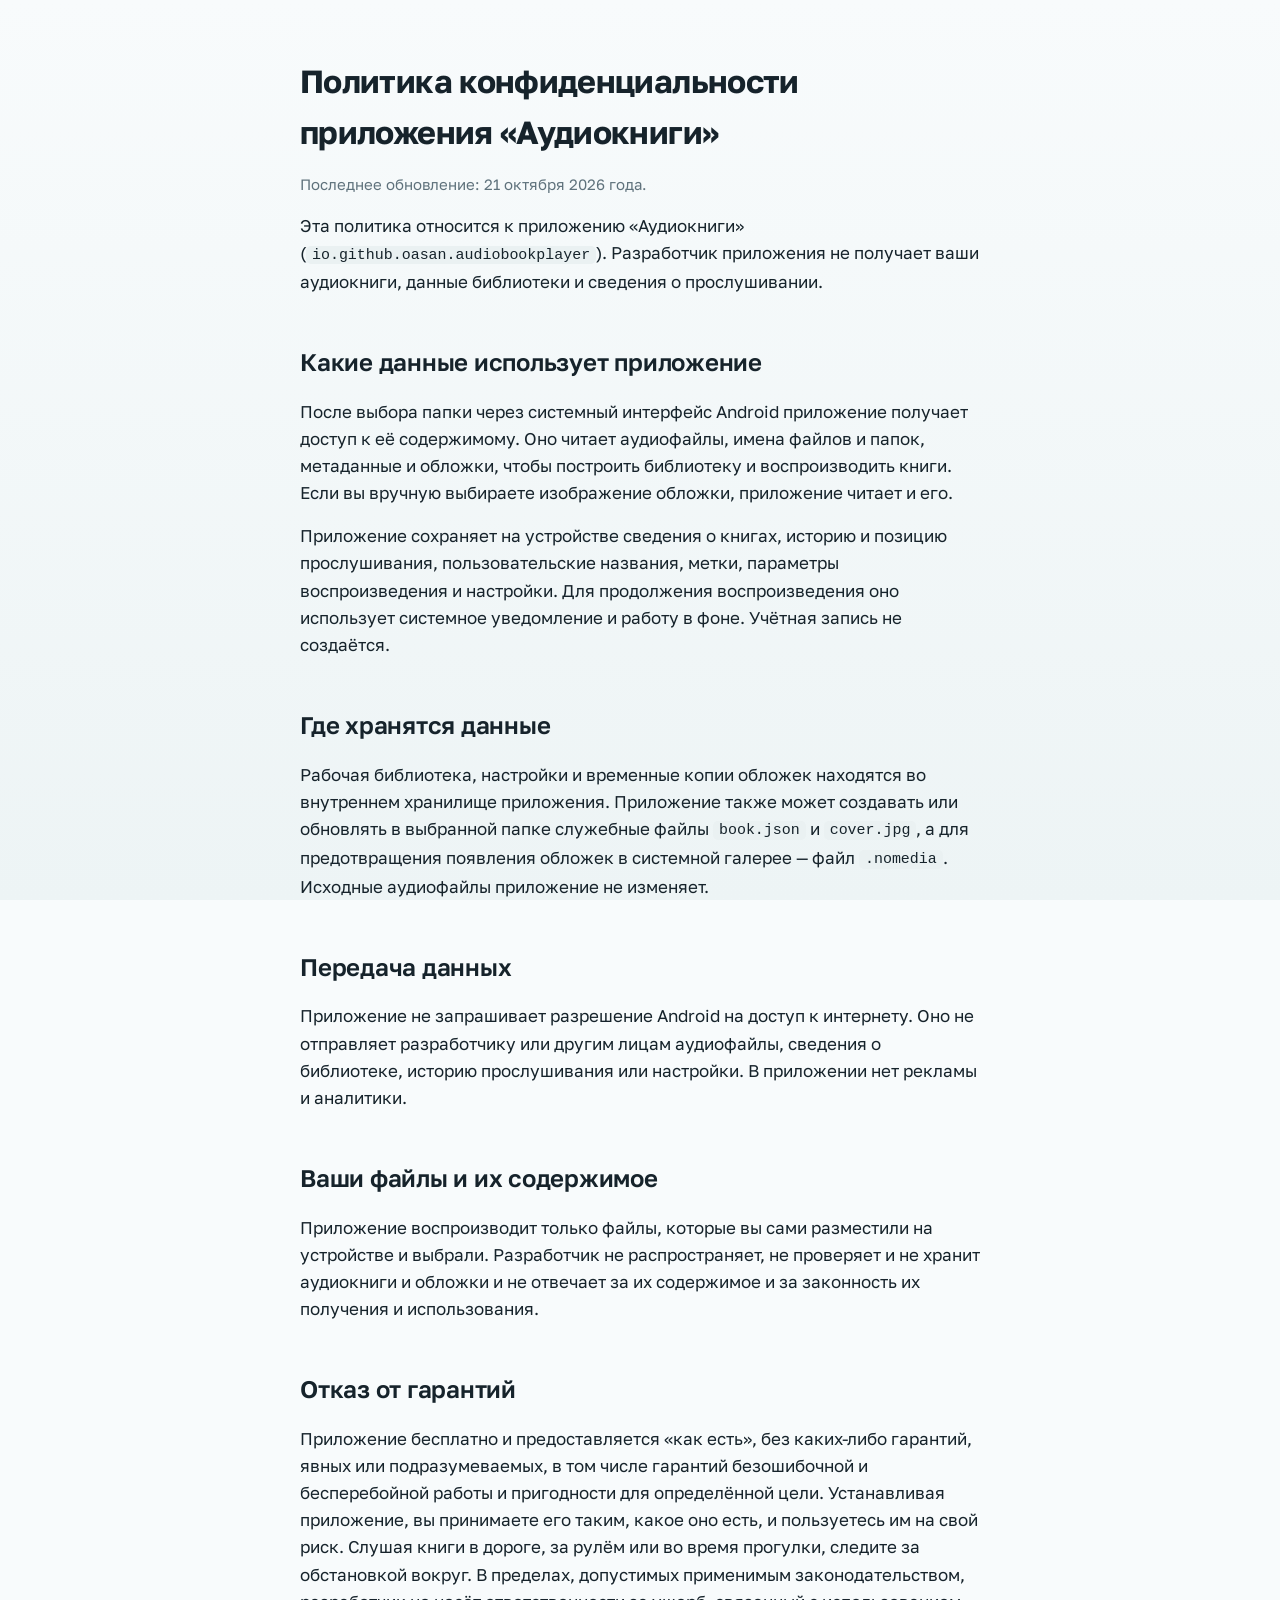
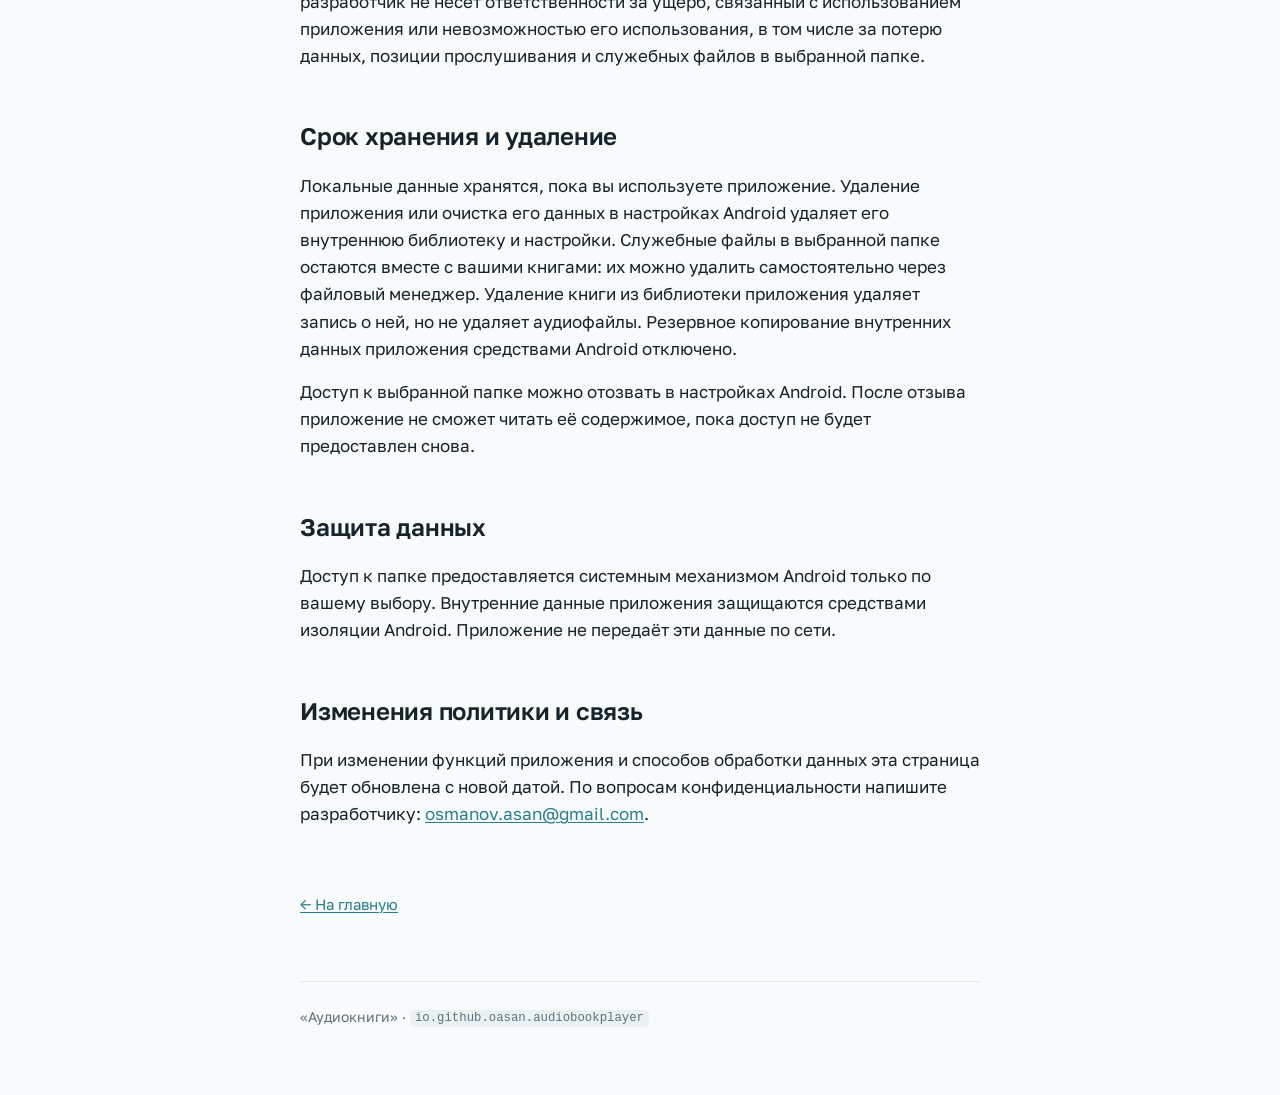
<file: privacy.html>
<!doctype html>
<html lang="ru">
<head>
<meta charset="utf-8">
<meta name="viewport" content="width=device-width, initial-scale=1, viewport-fit=cover">
<title>Политика конфиденциальности — Аудиокниги</title>
<meta name="description" content="Политика конфиденциальности приложения «Аудиокниги» для Android.">
<link rel="icon" type="image/webp" href="assets/icon.webp">
<link rel="stylesheet" href="assets/style.css">
</head>
<body>

<main>

  <h1 style="margin-top:56px;font-size:32px;letter-spacing:-.02em">Политика конфиденциальности приложения «Аудиокниги»</h1>
  <p class="updated">Последнее обновление: 21 октября 2026 года.</p>

  <p>Эта политика относится к приложению «Аудиокниги»
  (<code>io.github.oasan.audiobookplayer</code>). Разработчик приложения
  не получает ваши аудиокниги, данные библиотеки и сведения о прослушивании.</p>

  <h2>Какие данные использует приложение</h2>

  <p>После выбора папки через системный интерфейс Android приложение получает
  доступ к её содержимому. Оно читает аудиофайлы, имена файлов и папок,
  метаданные и обложки, чтобы построить библиотеку и воспроизводить книги.
  Если вы вручную выбираете изображение обложки, приложение читает и его.</p>

  <p>Приложение сохраняет на устройстве сведения о книгах, историю и позицию
  прослушивания, пользовательские названия, метки, параметры воспроизведения
  и настройки. Для продолжения воспроизведения оно использует системное
  уведомление и работу в фоне. Учётная запись не создаётся.</p>

  <h2>Где хранятся данные</h2>

  <p>Рабочая библиотека, настройки и временные копии обложек находятся
  во внутреннем хранилище приложения. Приложение также может создавать
  или обновлять в выбранной папке служебные файлы <code>book.json</code>
  и <code>cover.jpg</code>, а для предотвращения появления обложек в системной
  галерее — файл <code>.nomedia</code>. Исходные аудиофайлы приложение
  не изменяет.</p>

  <h2>Передача данных</h2>

  <p>Приложение не запрашивает разрешение Android на доступ к интернету.
  Оно не отправляет разработчику или другим лицам аудиофайлы, сведения
  о библиотеке, историю прослушивания или настройки. В приложении нет рекламы
  и аналитики.</p>

  <h2>Ваши файлы и их содержимое</h2>

  <p>Приложение воспроизводит только файлы, которые вы сами разместили
  на устройстве и выбрали. Разработчик не распространяет, не проверяет
  и не хранит аудиокниги и обложки и не отвечает за их содержимое
  и за законность их получения и использования.</p>

  <h2>Отказ от гарантий</h2>

  <p>Приложение бесплатно и предоставляется «как есть», без каких-либо гарантий,
  явных или подразумеваемых, в том числе гарантий безошибочной и бесперебойной
  работы и пригодности для определённой цели. Устанавливая приложение, вы
  принимаете его таким, какое оно есть, и пользуетесь им на свой риск.
  Слушая книги в дороге, за рулём или во время прогулки, следите
  за обстановкой вокруг. В пределах, допустимых применимым законодательством,
  разработчик не несёт ответственности за ущерб, связанный с использованием
  приложения или невозможностью его использования, в том числе за потерю
  данных, позиции прослушивания и служебных файлов в выбранной папке.</p>

  <h2>Срок хранения и удаление</h2>

  <p>Локальные данные хранятся, пока вы используете приложение. Удаление
  приложения или очистка его данных в настройках Android удаляет его внутреннюю
  библиотеку и настройки. Служебные файлы в выбранной папке остаются вместе
  с вашими книгами: их можно удалить самостоятельно через файловый менеджер.
  Удаление книги из библиотеки приложения удаляет запись о ней, но не удаляет
  аудиофайлы. Резервное копирование внутренних данных приложения средствами
  Android отключено.</p>

  <p>Доступ к выбранной папке можно отозвать в настройках Android. После отзыва
  приложение не сможет читать её содержимое, пока доступ не будет предоставлен
  снова.</p>

  <h2>Защита данных</h2>

  <p>Доступ к папке предоставляется системным механизмом Android только
  по вашему выбору. Внутренние данные приложения защищаются средствами изоляции
  Android. Приложение не передаёт эти данные по сети.</p>

  <h2>Изменения политики и связь</h2>

  <p>При изменении функций приложения и способов обработки данных эта страница
  будет обновлена с новой датой. По вопросам конфиденциальности напишите
  разработчику:
  <a href="mailto:osmanov.asan@gmail.com">osmanov.asan@gmail.com</a>.</p>

  <a class="back" href="./">← На главную</a>

</main>

<footer>
  <p>«Аудиокниги» · <code>io.github.oasan.audiobookplayer</code></p>
</footer>

</body>
</html>
</file>
<file: assets/style.css>
/* Палитра повторяет роли из приложения (ui/theme/Color.kt):
   светлая тема — значения по умолчанию, тёмная переопределяет только роли. */
@font-face {
  font-family: "Golos Text";
  src: url("../fonts/GolosText-VariableFont_wght.ttf") format("truetype-variations");
  font-weight: 400 700;
  font-display: swap;
}

:root {
  --accent: #2B7D8E;
  --accent-pressed: #24697A;
  --on-accent: #FFFFFF;
  --text-primary: #16232B;
  --text-secondary: #5F727C;
  --bg-top: #F8FBFC;
  --bg-bottom: #EDF4F5;
  --surface: #FFFFFF;
  --divider: rgba(22, 35, 43, .09);
  --quiet: #EAF1F2;
  --shadow: 0 1px 2px rgba(22, 35, 43, .04), 0 8px 24px rgba(22, 35, 43, .06);
  color-scheme: light dark;
}

@media (prefers-color-scheme: dark) {
  :root {
    --accent: #4FB3C6;
    --accent-pressed: #3D97A9;
    --on-accent: #07141A;
    --text-primary: #E8F1F3;
    --text-secondary: #8EA3AB;
    --bg-top: #101B21;
    --bg-bottom: #0A1317;
    --surface: #17242B;
    --divider: rgba(232, 241, 243, .09);
    --quiet: #1C2A31;
    --shadow: 0 1px 2px rgba(0, 0, 0, .3), 0 8px 24px rgba(0, 0, 0, .25);
  }
}

* { box-sizing: border-box; }

body {
  margin: 0;
  padding: 0 20px 64px;
  font-family: "Golos Text", -apple-system, BlinkMacSystemFont, "Segoe UI", Roboto, sans-serif;
  font-size: 17px;
  line-height: 1.6;
  color: var(--text-primary);
  background: var(--bg-top);
  background-image: linear-gradient(180deg, var(--bg-top) 0%, var(--bg-bottom) 100%);
  background-attachment: fixed;
  -webkit-font-smoothing: antialiased;
}

main { max-width: 680px; margin: 0 auto; }

/* Шапка */
.hero { text-align: center; padding: 64px 0 40px; }
.hero img {
  width: 96px; height: 96px;
  border-radius: 22px;
  box-shadow: var(--shadow);
}
.hero h1 {
  margin: 20px 0 8px;
  font-size: 40px;
  font-weight: 700;
  letter-spacing: -.02em;
}
.hero p {
  margin: 0;
  font-size: 19px;
  color: var(--text-secondary);
}

h2 {
  margin: 48px 0 16px;
  font-size: 24px;
  font-weight: 600;
  letter-spacing: -.01em;
}
h3 {
  margin: 32px 0 8px;
  font-size: 19px;
  font-weight: 600;
}
p { margin: 0 0 16px; }

a { color: var(--accent); text-decoration-thickness: 1px; text-underline-offset: 2px; }
a:hover { color: var(--accent-pressed); }

code {
  font-family: ui-monospace, "JetBrains Mono", "SF Mono", Menlo, monospace;
  font-size: .88em;
  background: var(--quiet);
  padding: .1em .4em;
  border-radius: 5px;
}

/* Карточка — приподнятая поверхность, как surfaceRaised в приложении */
.card {
  background: var(--surface);
  border-radius: 18px;
  padding: 24px 28px;
  box-shadow: var(--shadow);
}
.card h2:first-child, .card h3:first-child { margin-top: 0; }

/* Список возможностей */
.features { list-style: none; padding: 0; margin: 0; }
.features li {
  padding: 14px 0;
  border-top: 1px solid var(--divider);
}
.features li:first-child { border-top: none; padding-top: 0; }
.features li:last-child { padding-bottom: 0; }
.features b { font-weight: 600; }
.features span { display: block; color: var(--text-secondary); font-size: 15px; }

/* Снимок экрана */
figure { margin: 32px 0; text-align: center; }
figure img {
  max-width: 260px;
  width: 100%;
  border-radius: 20px;
  box-shadow: var(--shadow);
}
figcaption {
  margin-top: 12px;
  font-size: 14px;
  color: var(--text-secondary);
}

/* Заметная плашка — например, «нет интернета» */
.note {
  border-left: 3px solid var(--accent);
  padding: 4px 0 4px 16px;
  margin: 24px 0;
  color: var(--text-secondary);
}

.back {
  display: inline-block;
  margin: 48px 0 0;
  font-size: 15px;
}

footer {
  max-width: 680px;
  margin: 64px auto 0;
  padding-top: 24px;
  border-top: 1px solid var(--divider);
  font-size: 14px;
  color: var(--text-secondary);
}
footer p { margin: 0 0 6px; }

.updated { color: var(--text-secondary); font-size: 15px; margin-top: -8px; }

@media (max-width: 480px) {
  body { font-size: 16px; }
  .hero { padding: 40px 0 28px; }
  .hero h1 { font-size: 32px; }
  .hero p { font-size: 17px; }
  .card { padding: 20px; border-radius: 14px; }
  h2 { font-size: 21px; }
}
</file>
